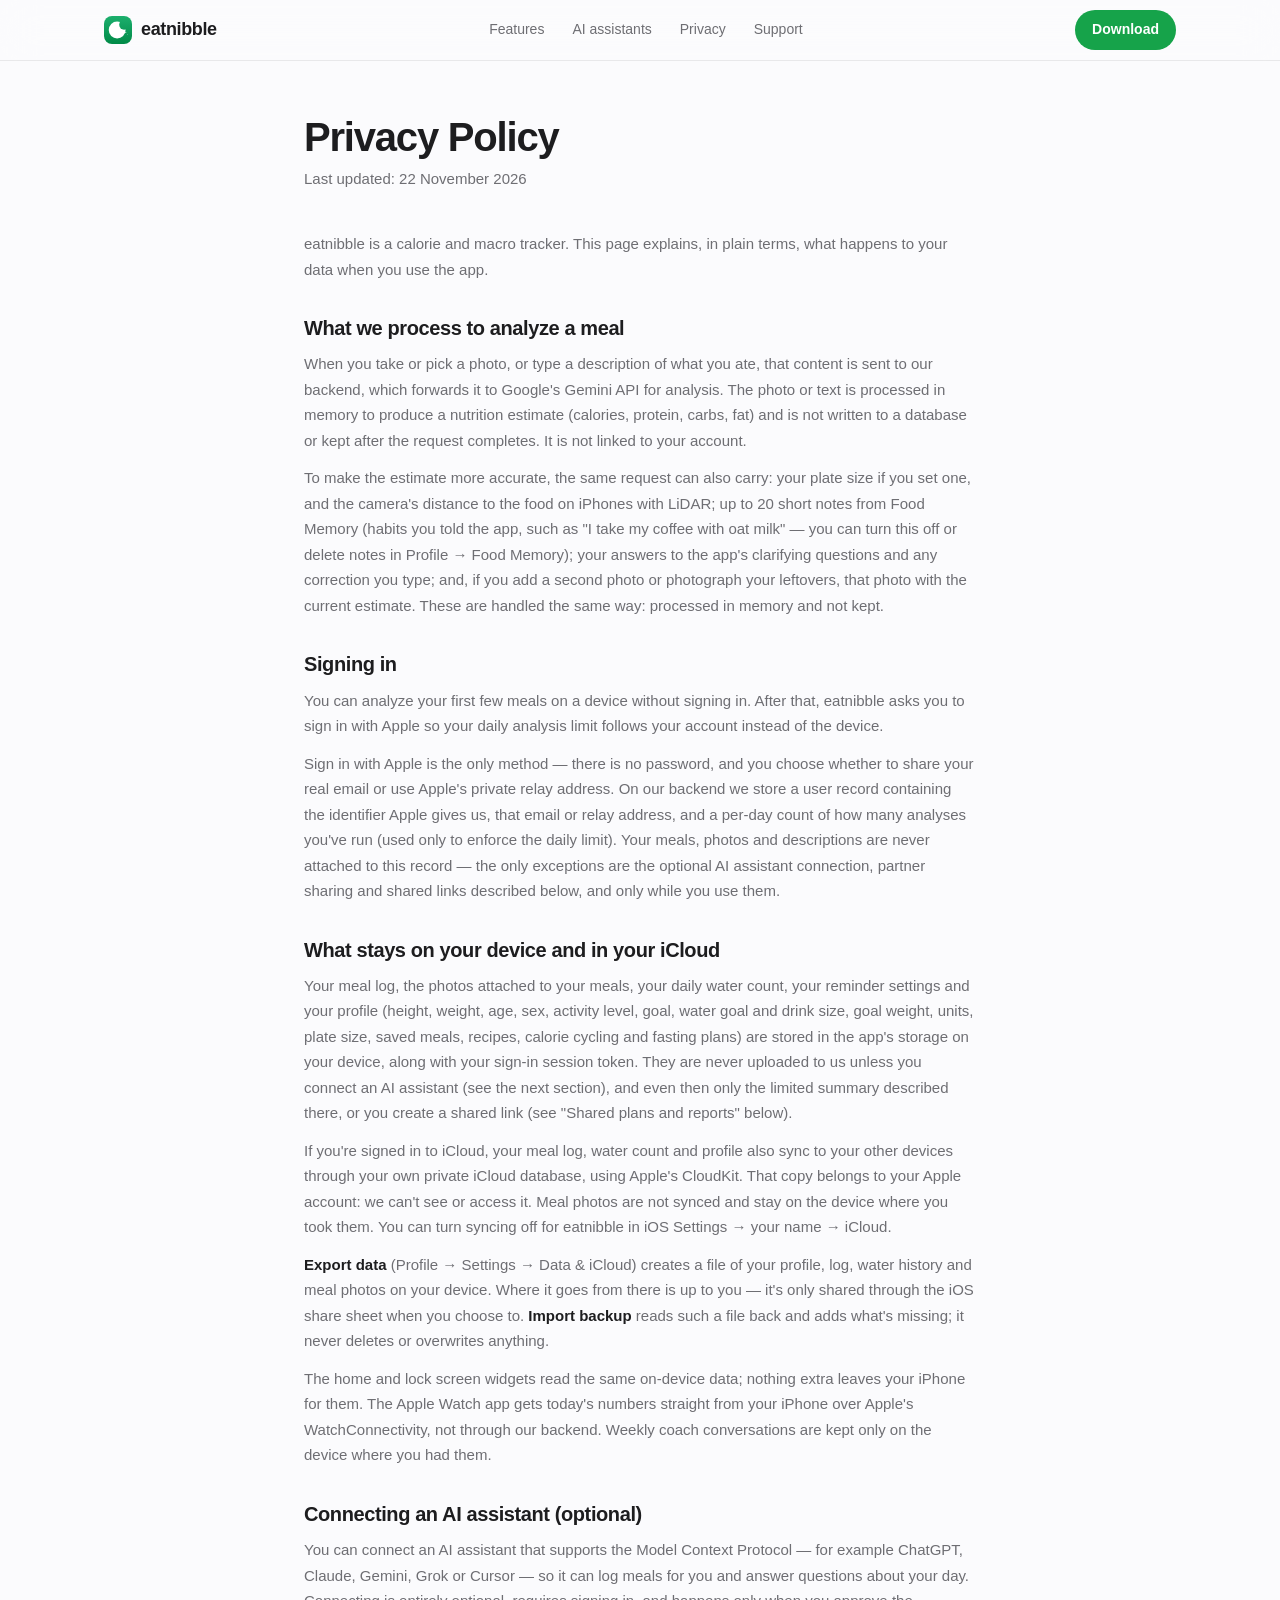
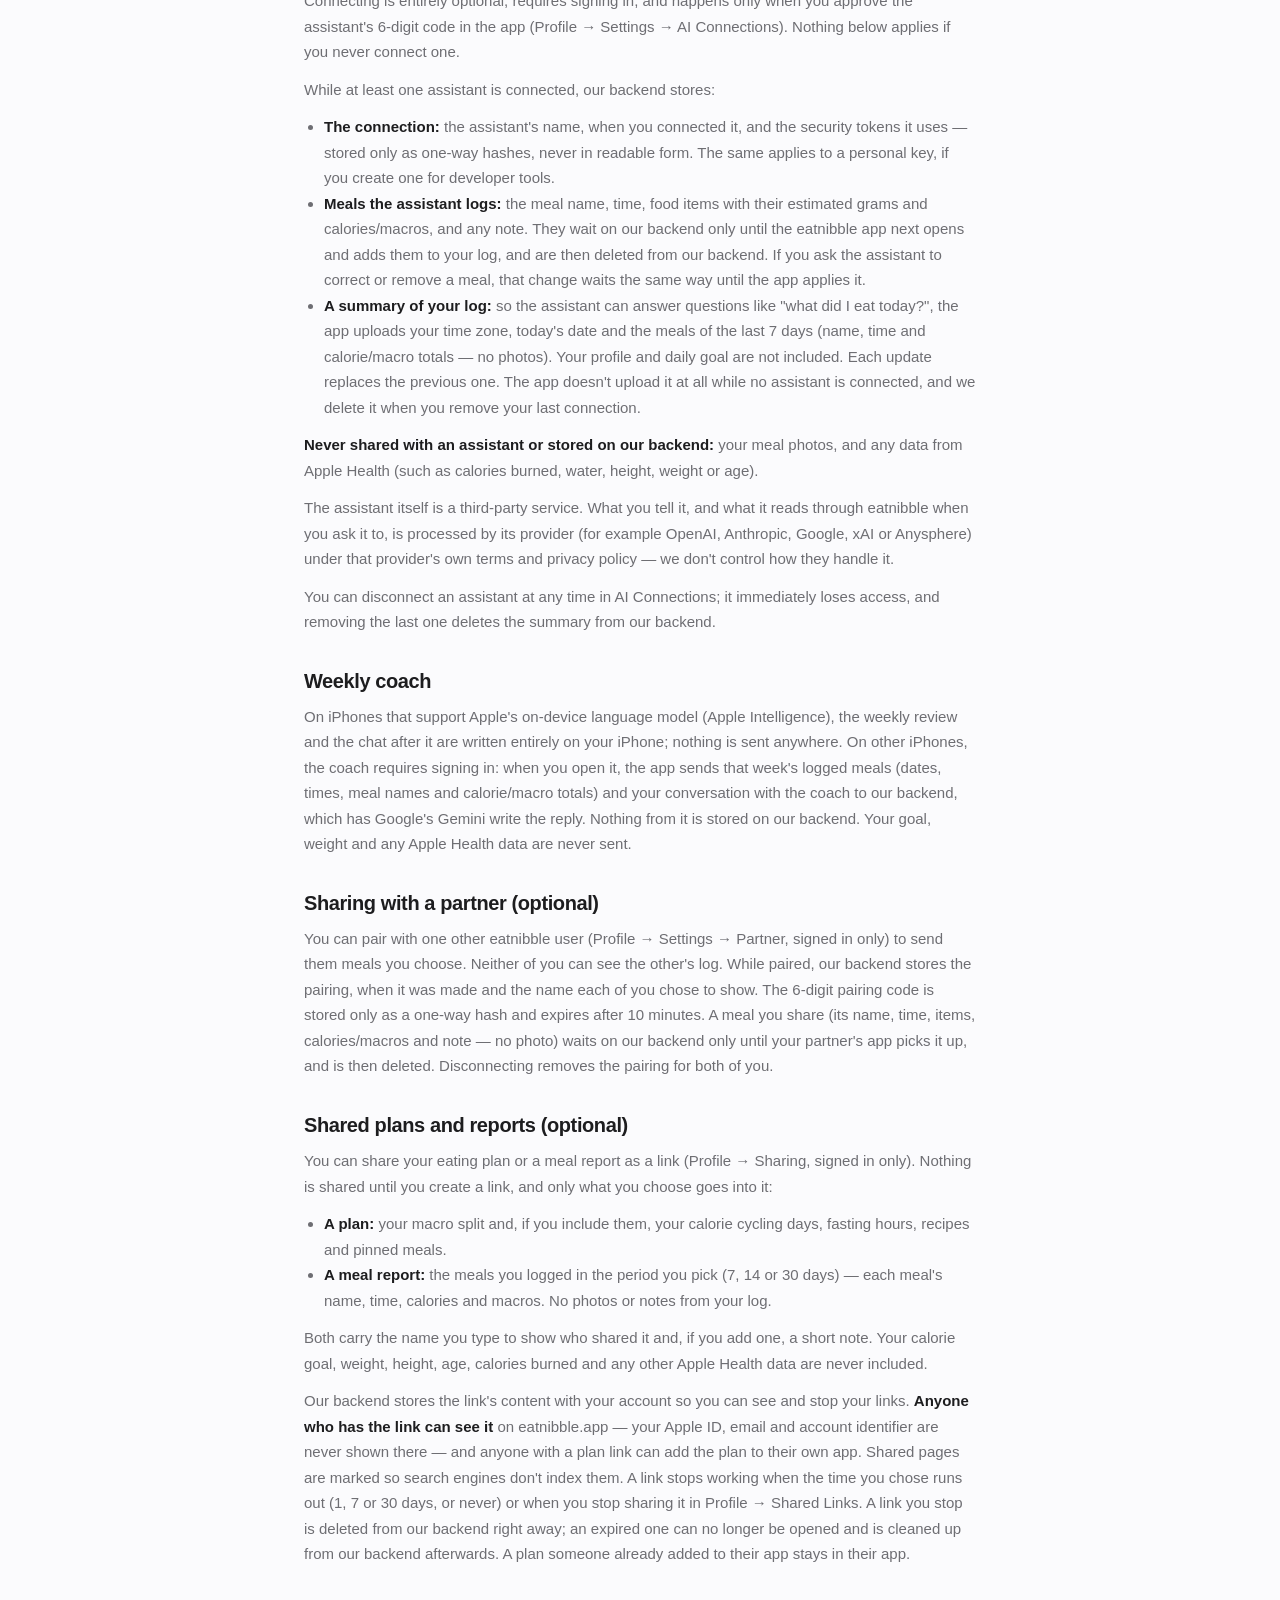
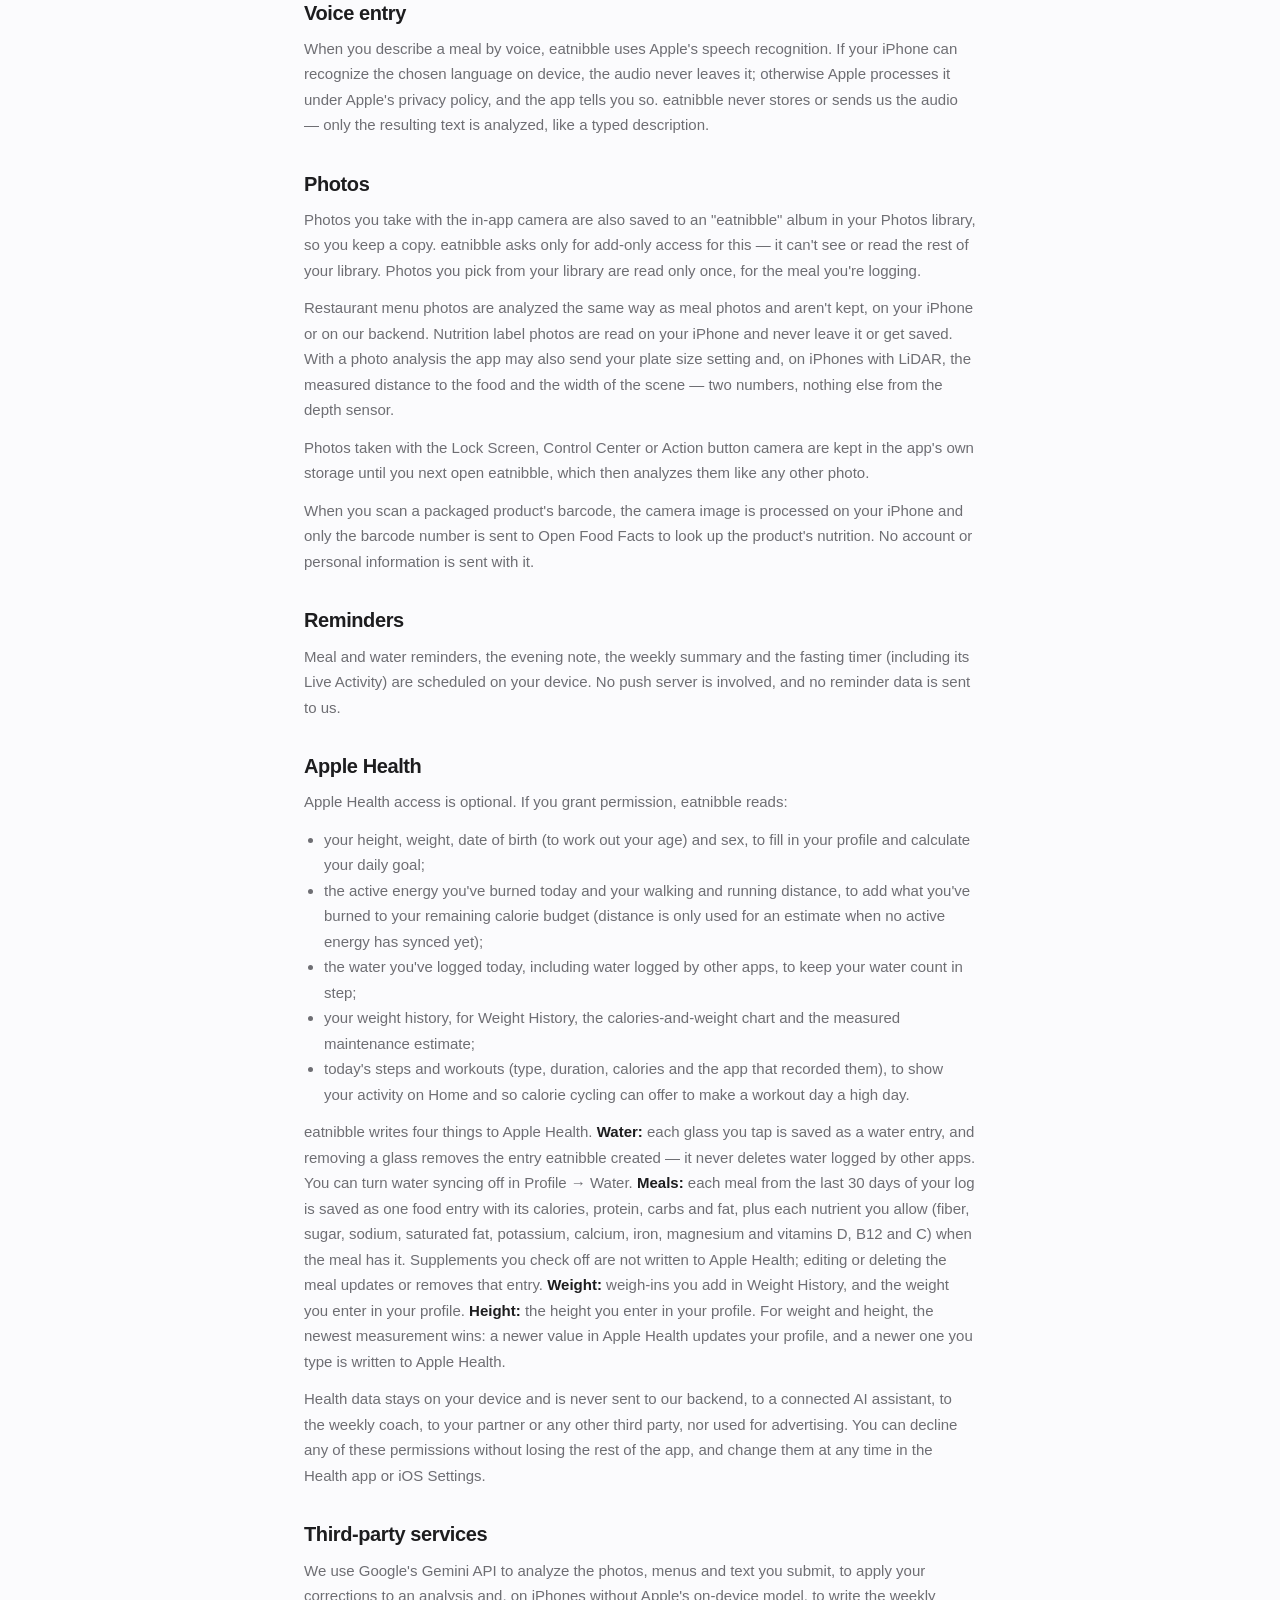
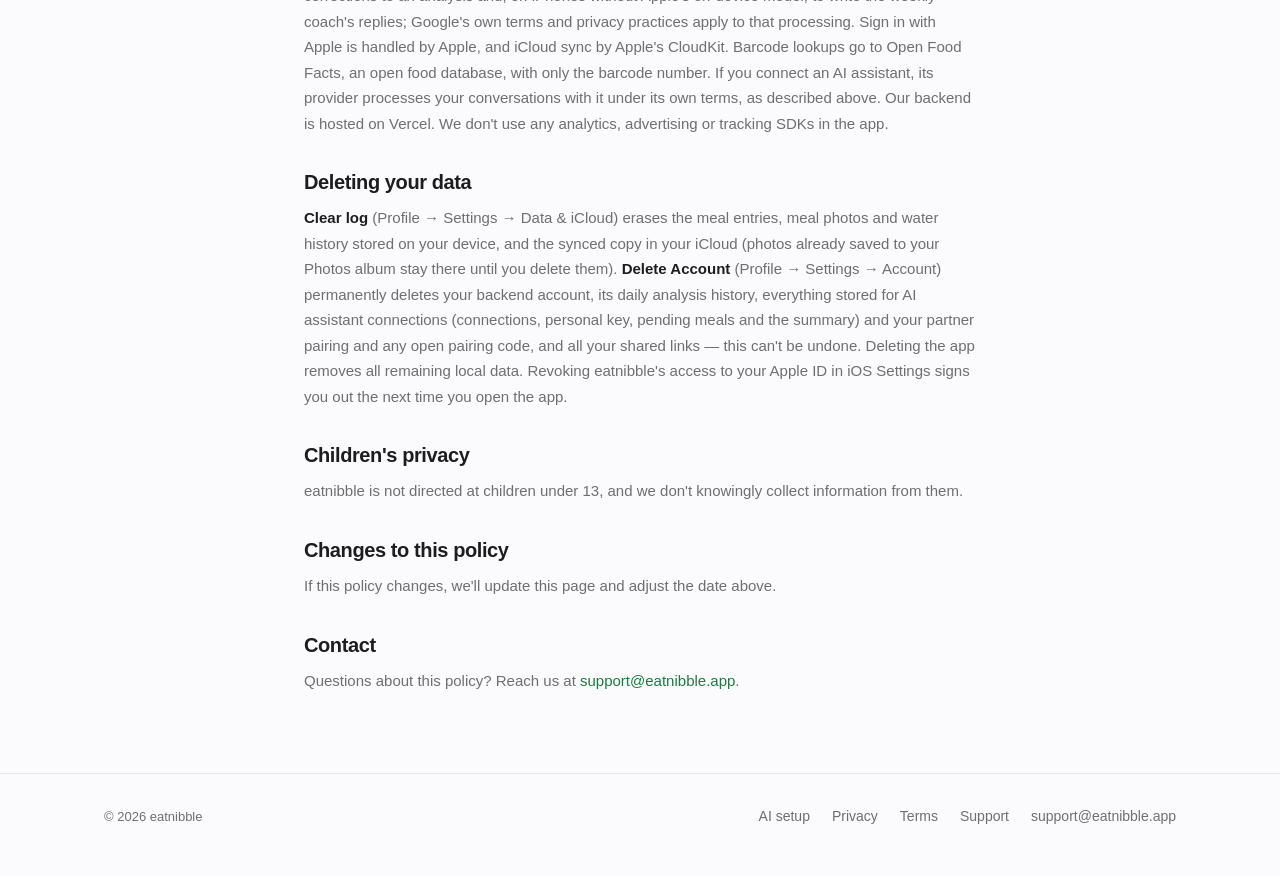
<file: privacy.html>
<!doctype html>
<html lang="en">
<head>
  <meta charset="utf-8" />
  <meta name="viewport" content="width=device-width, initial-scale=1" />
  <title>Privacy Policy — eatnibble</title>
  <meta name="description" content="How eatnibble handles your meal photos, descriptions, log data, sign-in, Apple Health access and AI assistant connections." />
  <link rel="canonical" href="https://eatnibble.app/privacy.html" />
  <meta property="og:type" content="website" />
  <meta property="og:site_name" content="eatnibble" />
  <meta property="og:url" content="https://eatnibble.app/privacy.html" />
  <meta property="og:title" content="Privacy Policy — eatnibble" />
  <meta property="og:description" content="How eatnibble handles your meal photos, descriptions, log data, sign-in, Apple Health access and AI assistant connections." />
  <meta name="twitter:card" content="summary" />
  <link rel="icon" href="/favicon.svg" type="image/svg+xml" />
  <link rel="icon" href="/icons/icon-32.png" sizes="32x32" type="image/png" />
  <link rel="apple-touch-icon" href="/icons/apple-touch-icon.png" />
  <link rel="manifest" href="/site.webmanifest" />
  <meta name="theme-color" content="#fbfbfd" media="(prefers-color-scheme: light)" />
  <meta name="theme-color" content="#000000" media="(prefers-color-scheme: dark)" />
  <link rel="stylesheet" href="css/styles.css" />
</head>
<body>
  <nav class="nav">
    <div class="wrap">
      <a class="brand" href="/">
        <span class="brand-mark" aria-hidden="true">
          <svg viewBox="0 0 512 512" width="28" height="28">
            <mask id="navMark"><rect width="512" height="512" fill="#000"/><circle cx="240.5" cy="256" r="153.5" fill="#fff"/><circle cx="366.5" cy="161" r="89" fill="#000"/></mask>
            <g fill="#fff"><rect width="512" height="512" mask="url(#navMark)"/><circle cx="397.8" cy="298.8" r="9.8"/><circle cx="433.3" cy="343.3" r="5.8"/></g>
          </svg>
        </span>
        eatnibble
      </a>
      <div class="nav-links">
        <a href="/#features">Features</a>
        <a href="/#ai">AI assistants</a>
        <a href="privacy.html">Privacy</a>
        <a href="support.html">Support</a>
      </div>
      <a class="btn btn-primary btn-sm"
        href="https://apps.apple.com/us/app/eatnibble-ai-calorie-tracker/id6797879350">Download</a>
    </div>
  </nav>

  <main class="doc">
    <div class="wrap">
      <h1>Privacy Policy</h1>
      <p class="updated">Last updated: 22 November 2026</p>

      <p>
        eatnibble is a calorie and macro tracker. This page explains, in plain terms, what
        happens to your data when you use the app.
      </p>

      <h2>What we process to analyze a meal</h2>
      <p>
        When you take or pick a photo, or type a description of what you ate, that content
        is sent to our backend, which forwards it to Google's Gemini API for analysis. The
        photo or text is processed in memory to produce a nutrition estimate (calories,
        protein, carbs, fat) and is not written to a database or kept after the request
        completes. It is not linked to your account.
      </p>
      <p>
        To make the estimate more accurate, the same request can also carry: your plate size
        if you set one, and the camera's distance to the food on iPhones with LiDAR; up to 20
        short notes from Food Memory (habits you told the app, such as "I take my coffee
        with oat milk" — you can turn this off or delete notes in Profile → Food Memory);
        your answers to the app's clarifying questions and any correction you type; and, if
        you add a second photo or photograph your leftovers, that photo with the current
        estimate. These are handled the same way: processed in memory and not kept.
      </p>

      <h2>Signing in</h2>
      <p>
        You can analyze your first few meals on a device without signing in. After that,
        eatnibble asks you to sign in with Apple so your daily analysis limit follows your
        account instead of the device.
      </p>
      <p>
        Sign in with Apple is the only method — there is no password, and you choose
        whether to share your real email or use Apple's private relay address. On our
        backend we store a user record containing the identifier Apple gives us, that email
        or relay address, and a per-day count of how many analyses you've run (used only to
        enforce the daily limit). Your meals, photos and descriptions are never attached to
        this record — the only exceptions are the optional AI assistant connection, partner
        sharing and shared links described below, and only while you use them.
      </p>

      <h2>What stays on your device and in your iCloud</h2>
      <p>
        Your meal log, the photos attached to your meals, your daily water count, your
        reminder settings and your profile (height, weight, age, sex, activity level, goal,
        water goal and drink size, goal weight, units, plate size, saved meals, recipes, calorie cycling and
        fasting plans) are stored in the app's storage on your device, along with your sign-in
        session token. They are never uploaded to us unless you connect an AI assistant (see
        the next section), and even then only the limited summary described there, or you
        create a shared link (see "Shared plans and reports" below).
      </p>
      <p>
        If you're signed in to iCloud, your meal log, water count and profile also sync to
        your other devices through your own private iCloud database, using Apple's CloudKit.
        That copy belongs to your Apple account: we can't see or access it. Meal photos are
        not synced and stay on the device where you took them. You can turn syncing off for
        eatnibble in iOS Settings → your name → iCloud.
      </p>
      <p>
        <strong>Export data</strong> (Profile → Settings → Data &amp; iCloud) creates a file of your profile,
        log, water history and meal photos on your device. Where it goes from there is up to
        you — it's only shared through the iOS share sheet when you choose to.
        <strong>Import backup</strong> reads such a file back and adds what's missing; it
        never deletes or overwrites anything.
      </p>
      <p>
        The home and lock screen widgets read the same on-device data; nothing extra leaves
        your iPhone for them. The Apple Watch app gets today's numbers straight from your
        iPhone over Apple's WatchConnectivity, not through our backend. Weekly coach
        conversations are kept only on the device where you had them.
      </p>

      <h2>Connecting an AI assistant (optional)</h2>
      <p>
        You can connect an AI assistant that supports the Model Context Protocol — for
        example ChatGPT, Claude, Gemini, Grok or Cursor — so it can log meals for you and
        answer questions about your day. Connecting is entirely optional, requires signing
        in, and happens only when you approve the assistant's 6-digit code in the app
        (Profile → Settings → AI Connections). Nothing below applies if you never connect one.
      </p>
      <p>While at least one assistant is connected, our backend stores:</p>
      <ul>
        <li><strong>The connection:</strong> the assistant's name, when you connected it, and
          the security tokens it uses — stored only as one-way hashes, never in readable form.
          The same applies to a personal key, if you create one for developer tools.</li>
        <li><strong>Meals the assistant logs:</strong> the meal name, time, food items with
          their estimated grams and calories/macros, and any note. They wait on our backend
          only until the eatnibble app next opens and adds them to your log, and are then
          deleted from our backend. If you ask the assistant to correct or remove a meal, that
          change waits the same way until the app applies it.</li>
        <li><strong>A summary of your log:</strong> so the assistant can answer questions
          like "what did I eat today?", the app uploads your time zone, today's date and the
          meals of the last 7 days (name, time and calorie/macro totals — no photos). Your
          profile and daily goal are not included. Each update replaces the previous
          one. The app doesn't upload it at all while no assistant is connected, and we delete
          it when you remove your last connection.</li>
      </ul>
      <p>
        <strong>Never shared with an assistant or stored on our backend:</strong> your meal
        photos, and any data from Apple Health (such as calories burned, water, height, weight
        or age).
      </p>
      <p>
        The assistant itself is a third-party service. What you tell it, and what it reads
        through eatnibble when you ask it to, is processed by its provider (for example
        OpenAI, Anthropic, Google, xAI or Anysphere) under that provider's own terms and
        privacy policy — we don't control how they handle it.
      </p>
      <p>
        You can disconnect an assistant at any time in AI Connections; it immediately loses
        access, and removing the last one deletes the summary from our backend.
      </p>

      <h2>Weekly coach</h2>
      <p>
        On iPhones that support Apple's on-device language model (Apple Intelligence), the
        weekly review and the chat after it are written entirely on your iPhone; nothing is
        sent anywhere. On other iPhones, the coach requires signing in: when you open it, the
        app sends that week's logged meals (dates, times, meal names and calorie/macro totals)
        and your conversation with the coach to our backend, which has Google's Gemini write
        the reply. Nothing from it is stored on our backend. Your goal, weight and any Apple
        Health data are never sent.
      </p>

      <h2>Sharing with a partner (optional)</h2>
      <p>
        You can pair with one other eatnibble user (Profile → Settings → Partner, signed in
        only) to send them meals you choose. Neither of you can see the other's log. While
        paired, our backend stores the pairing, when it was made and the name each of you
        chose to show. The 6-digit pairing code is stored only as a one-way hash and expires
        after 10 minutes. A meal you share (its name, time, items, calories/macros and note —
        no photo) waits on our backend only until your partner's app picks it up, and is then
        deleted. Disconnecting removes the pairing for both of you.
      </p>

      <h2>Shared plans and reports (optional)</h2>
      <p>
        You can share your eating plan or a meal report as a link (Profile → Sharing, signed
        in only). Nothing is shared until you create a link, and only what you choose goes
        into it:
      </p>
      <ul>
        <li>
          <strong>A plan:</strong> your macro split and, if you include them, your calorie
          cycling days, fasting hours, recipes and pinned meals.
        </li>
        <li>
          <strong>A meal report:</strong> the meals you logged in the period you pick (7, 14
          or 30 days) — each meal's name, time, calories and macros. No photos or notes from
          your log.
        </li>
      </ul>
      <p>
        Both carry the name you type to show who shared it and, if you add one, a short note.
        Your calorie goal, weight, height, age, calories burned and any other Apple Health
        data are never included.
      </p>
      <p>
        Our backend stores the link's content with your account so you can see and stop your
        links. <strong>Anyone who has the link can see it</strong> on eatnibble.app — your
        Apple ID, email and account identifier are never shown there — and anyone with a plan
        link can add the plan to their own app. Shared pages are marked so search engines
        don't index them. A link stops working when the time you chose runs out (1, 7 or 30
        days, or never) or when you stop sharing it in Profile → Shared Links. A link you stop
        is deleted from our backend right away; an expired one can no longer be opened and is
        cleaned up from our backend afterwards. A plan someone already added to their app
        stays in their app.
      </p>

      <h2>Voice entry</h2>
      <p>
        When you describe a meal by voice, eatnibble uses Apple's speech recognition. If your
        iPhone can recognize the chosen language on device, the audio never leaves it;
        otherwise Apple processes it under Apple's privacy policy, and the app tells you so.
        eatnibble never stores or sends us the audio — only the resulting text is analyzed,
        like a typed description.
      </p>

      <h2>Photos</h2>
      <p>
        Photos you take with the in-app camera are also saved to an "eatnibble" album in
        your Photos library, so you keep a copy. eatnibble asks only for add-only access for
        this — it can't see or read the rest of your library. Photos you pick from your
        library are read only once, for the meal you're logging.
      </p>
      <p>
        Restaurant menu photos are analyzed the same way as meal photos and aren't kept,
        on your iPhone or on our backend. Nutrition label photos are read on your iPhone
        and never leave it or get saved. With a photo analysis the app may also send your
        plate size setting and, on iPhones with LiDAR, the measured distance to the food and
        the width of the scene — two numbers, nothing else from the depth sensor.
      </p>
      <p>
        Photos taken with the Lock Screen, Control Center or Action button camera are kept
        in the app's own storage until you next open eatnibble, which then analyzes them like
        any other photo.
      </p>
      <p>
        When you scan a packaged product's barcode, the camera image is processed on your
        iPhone and only the barcode number is sent to Open Food Facts to look up the
        product's nutrition. No account or personal information is sent with it.
      </p>

      <h2>Reminders</h2>
      <p>
        Meal and water reminders, the evening note, the weekly summary and the fasting timer
        (including its Live Activity) are scheduled on your device. No push server is
        involved, and no reminder data is sent to us.
      </p>

      <h2>Apple Health</h2>
      <p>
        Apple Health access is optional. If you grant permission, eatnibble reads:
      </p>
      <ul>
        <li>your height, weight, date of birth (to work out your age) and sex, to fill in your
          profile and calculate your daily goal;</li>
        <li>the active energy you've burned today and your walking and running distance, to add
          what you've burned to your remaining calorie budget (distance is only used for an
          estimate when no active energy has synced yet);</li>
        <li>the water you've logged today, including water logged by other apps, to keep your
          water count in step;</li>
        <li>your weight history, for Weight History, the calories-and-weight chart and the
          measured maintenance estimate;</li>
        <li>today's steps and workouts (type, duration, calories and the app that recorded them), to show
          your activity on Home and so calorie cycling can offer to make a workout day a high day.</li>
      </ul>
      <p>
        eatnibble writes four things to Apple Health. <strong>Water:</strong> each glass you
        tap is saved as a water entry, and removing a glass removes the entry eatnibble
        created — it never deletes water logged by other apps. You can turn water syncing off in Profile → Water. <strong>Meals:</strong> each
        meal from the last 30 days of your log is saved as one food entry with its calories,
        protein, carbs and fat, plus each nutrient you allow (fiber, sugar, sodium, saturated fat,
        potassium, calcium, iron, magnesium and vitamins D, B12 and C) when the meal has it. Supplements
        you check off are not written to Apple Health; editing or
        deleting the meal updates or removes that entry. <strong>Weight:</strong> weigh-ins
        you add in Weight History, and the weight you enter in your profile.
        <strong>Height:</strong> the height you enter in your profile. For weight and height,
        the newest measurement wins: a newer value in Apple Health updates your profile, and a
        newer one you type is written to Apple Health.
      </p>
      <p>
        Health data stays on your device and is never sent to our backend, to a connected AI
        assistant, to the weekly coach, to your partner or any other third party, nor used for advertising. You can decline any of these permissions without losing the
        rest of the app, and change them at any time in the Health app or iOS Settings.
      </p>

      <h2>Third-party services</h2>
      <p>
        We use Google's Gemini API to analyze the photos, menus and text you submit, to apply
        your corrections to an analysis and, on iPhones without Apple's on-device model, to
        write the weekly coach's replies; Google's own
        terms and privacy practices apply to that processing. Sign in with Apple is handled
        by Apple, and iCloud sync by Apple's CloudKit. Barcode lookups go to
        <a href="https://world.openfoodfacts.org/privacy">Open Food Facts</a>, an open
        food database, with only the barcode number. If you connect an AI assistant, its provider processes your conversations
        with it under its own terms, as described above. Our backend is hosted on Vercel. We don't use any analytics, advertising
        or tracking SDKs in the app.
      </p>

      <h2>Deleting your data</h2>
      <p>
        <strong>Clear log</strong> (Profile → Settings → Data &amp; iCloud) erases the meal entries, meal photos
        and water history stored on your device, and the synced copy in your iCloud (photos already saved to your Photos album
        stay there until you delete them). <strong>Delete Account</strong> (Profile → Settings → Account) permanently
        deletes your backend account, its daily analysis history, everything stored for AI
        assistant connections (connections, personal key, pending meals and the summary) and
        your partner pairing and any open pairing code, and all your shared links —
        this can't be undone.
        Deleting the app removes all remaining local data. Revoking eatnibble's access to
        your Apple ID in iOS Settings signs you out the next time you open the app.
      </p>

      <h2>Children's privacy</h2>
      <p>
        eatnibble is not directed at children under 13, and we don't knowingly collect
        information from them.
      </p>

      <h2>Changes to this policy</h2>
      <p>
        If this policy changes, we'll update this page and adjust the date above.
      </p>

      <h2>Contact</h2>
      <p>
        Questions about this policy? Reach us at
        <a class="inline" href="mailto:support@eatnibble.app">support@eatnibble.app</a>.
      </p>
    </div>
  </main>

  <footer>
    <div class="wrap">
      <div class="footer-copy">© 2026 eatnibble</div>
      <div class="footer-links">
        <a href="ai.html">AI setup</a>
        <a href="privacy.html">Privacy</a>
        <a href="terms.html">Terms</a>
        <a href="support.html">Support</a>
        <a href="mailto:support@eatnibble.app">support@eatnibble.app</a>
      </div>
    </div>
  </footer>
</body>
</html>
</file>
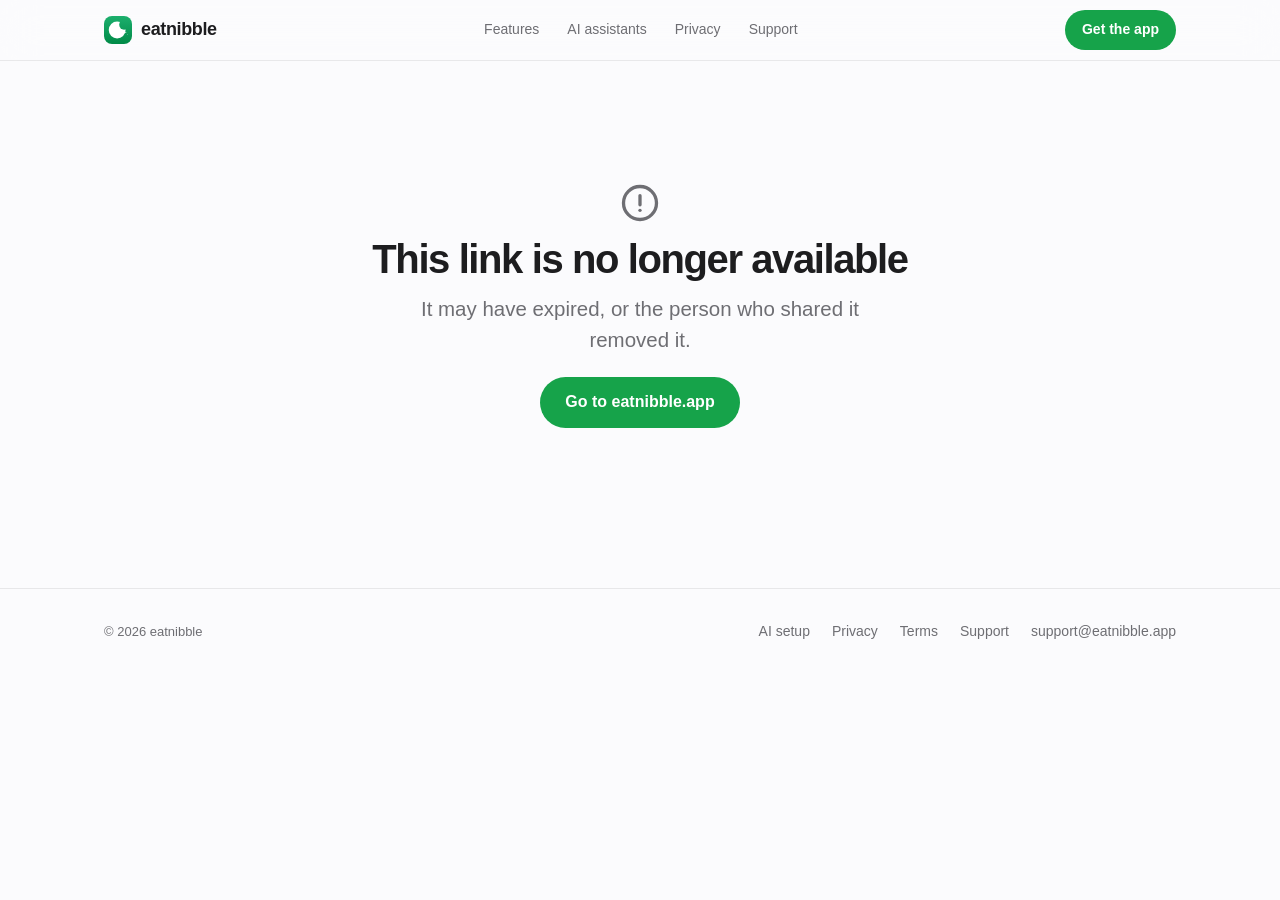
<file: share.html>
<!doctype html>
<html lang="en">
<head>
  <meta charset="utf-8" />
  <meta name="viewport" content="width=device-width, initial-scale=1" />
  <title>Shared on eatnibble</title>
  <meta name="description" content="An eating plan or meal report shared from the eatnibble app." />
  <meta name="robots" content="noindex" />
  <meta property="og:type" content="website" />
  <meta property="og:site_name" content="eatnibble" />
  <meta property="og:title" content="Shared on eatnibble" />
  <meta property="og:description" content="Macros, recipes and meals shared from eatnibble. Open it to see the plan or add it to your own app." />
  <meta property="og:image" content="https://eatnibble.app/icons/icon-512.png" />
  <meta name="twitter:card" content="summary" />
  <link rel="icon" href="/favicon.svg" type="image/svg+xml" />
  <link rel="icon" href="/icons/icon-32.png" sizes="32x32" type="image/png" />
  <link rel="shortcut icon" href="/icons/favicon.ico" />
  <link rel="apple-touch-icon" href="/icons/apple-touch-icon.png" />
  <link rel="manifest" href="/site.webmanifest" />
  <meta name="theme-color" content="#fbfbfd" media="(prefers-color-scheme: light)" />
  <meta name="theme-color" content="#000000" media="(prefers-color-scheme: dark)" />
  <script>
    // The Smart App Banner's "Open" hands this page's link to the app, which imports the plan.
    (function () {
      var meta = document.createElement("meta");
      meta.name = "apple-itunes-app";
      meta.content = "app-id=6797879350, app-argument=" + location.href.split("#")[0];
      document.head.appendChild(meta);
      document.documentElement.classList.add("js");
    })();
  </script>
  <link rel="stylesheet" href="/css/styles.css" />
</head>

<body class="share-page">
  <a class="skip-link" href="#main">Skip to content</a>

  <nav class="nav" aria-label="Main">
    <div class="wrap">
      <a class="brand" href="/">
        <span class="brand-mark" aria-hidden="true">
          <svg viewBox="0 0 512 512" width="28" height="28">
            <mask id="navMark">
              <rect width="512" height="512" fill="#000" />
              <circle cx="240.5" cy="256" r="153.5" fill="#fff" />
              <circle cx="366.5" cy="161" r="89" fill="#000" />
            </mask>
            <g fill="#fff">
              <rect width="512" height="512" mask="url(#navMark)" />
              <circle cx="397.8" cy="298.8" r="9.8" />
              <circle cx="433.3" cy="343.3" r="5.8" />
            </g>
          </svg>
        </span>
        eatnibble
      </a>
      <div class="nav-links">
        <a href="/#features">Features</a>
        <a href="/#ai">AI assistants</a>
        <a href="/privacy.html">Privacy</a>
        <a href="/support.html">Support</a>
      </div>
      <a class="btn btn-primary btn-sm" href="https://apps.apple.com/us/app/eatnibble-ai-calorie-tracker/id6797879350">Get the app</a>
    </div>
  </nav>

  <main id="main" class="share" aria-live="polite" aria-busy="true">
    <div class="wrap">
      <!-- Filled by /js/share.js. Without JavaScript the explanation below stays. -->
      <div id="share-root">
        <div class="share-state" id="share-loading">
          <div class="share-skeleton share-skeleton-eyebrow"></div>
          <div class="share-skeleton share-skeleton-title"></div>
          <div class="share-skeleton share-skeleton-line"></div>
          <div class="share-grid">
            <div class="share-card share-skeleton-card"></div>
            <div class="share-card share-skeleton-card"></div>
          </div>
          <noscript>
            <p class="lead">This shared page needs JavaScript to load. Open it in the eatnibble app on your iPhone instead.</p>
          </noscript>
        </div>
      </div>
    </div>
  </main>

  <footer>
    <div class="wrap">
      <div class="footer-copy">© 2026 eatnibble</div>
      <div class="footer-links">
        <a href="/ai.html">AI setup</a>
        <a href="/privacy.html">Privacy</a>
        <a href="/terms.html">Terms</a>
        <a href="/support.html">Support</a>
        <a href="mailto:support@eatnibble.app">support@eatnibble.app</a>
      </div>
    </div>
  </footer>

  <script src="/js/share.js" defer></script>
</body>
</html>
</file>
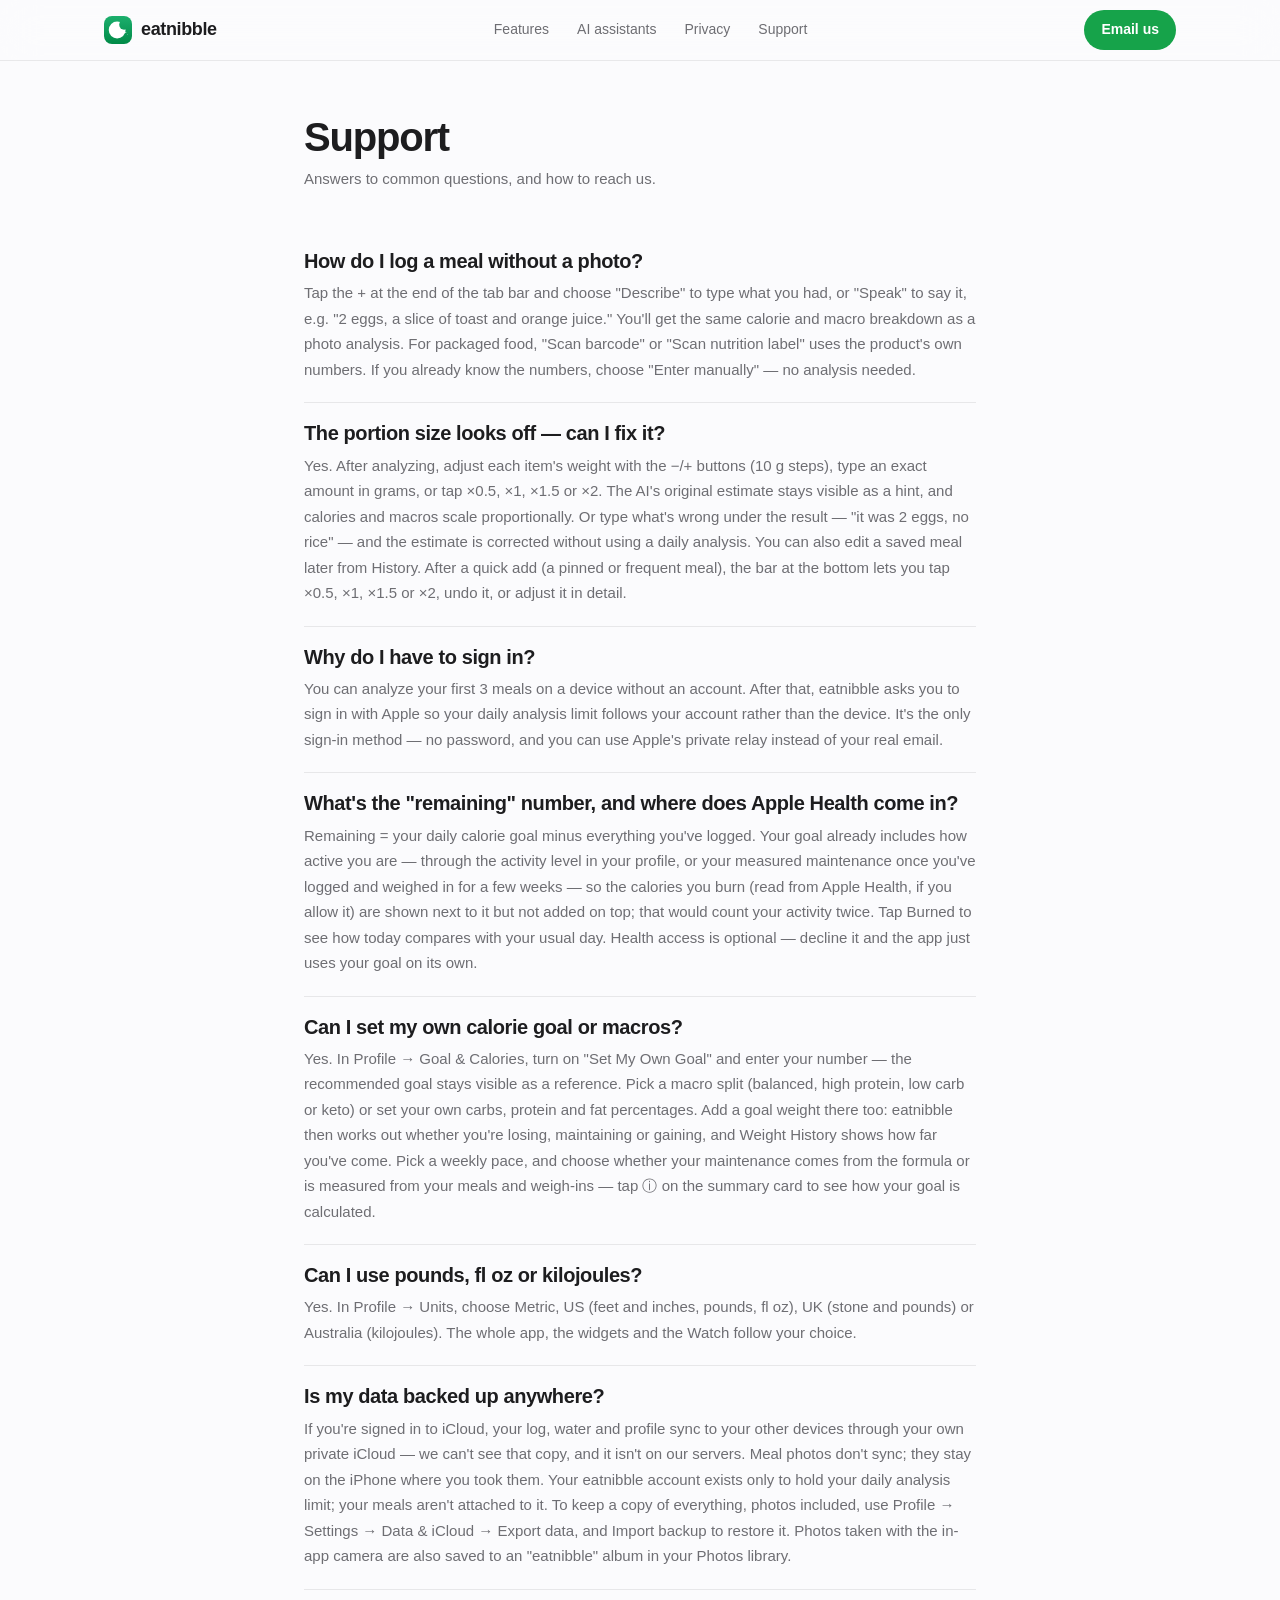
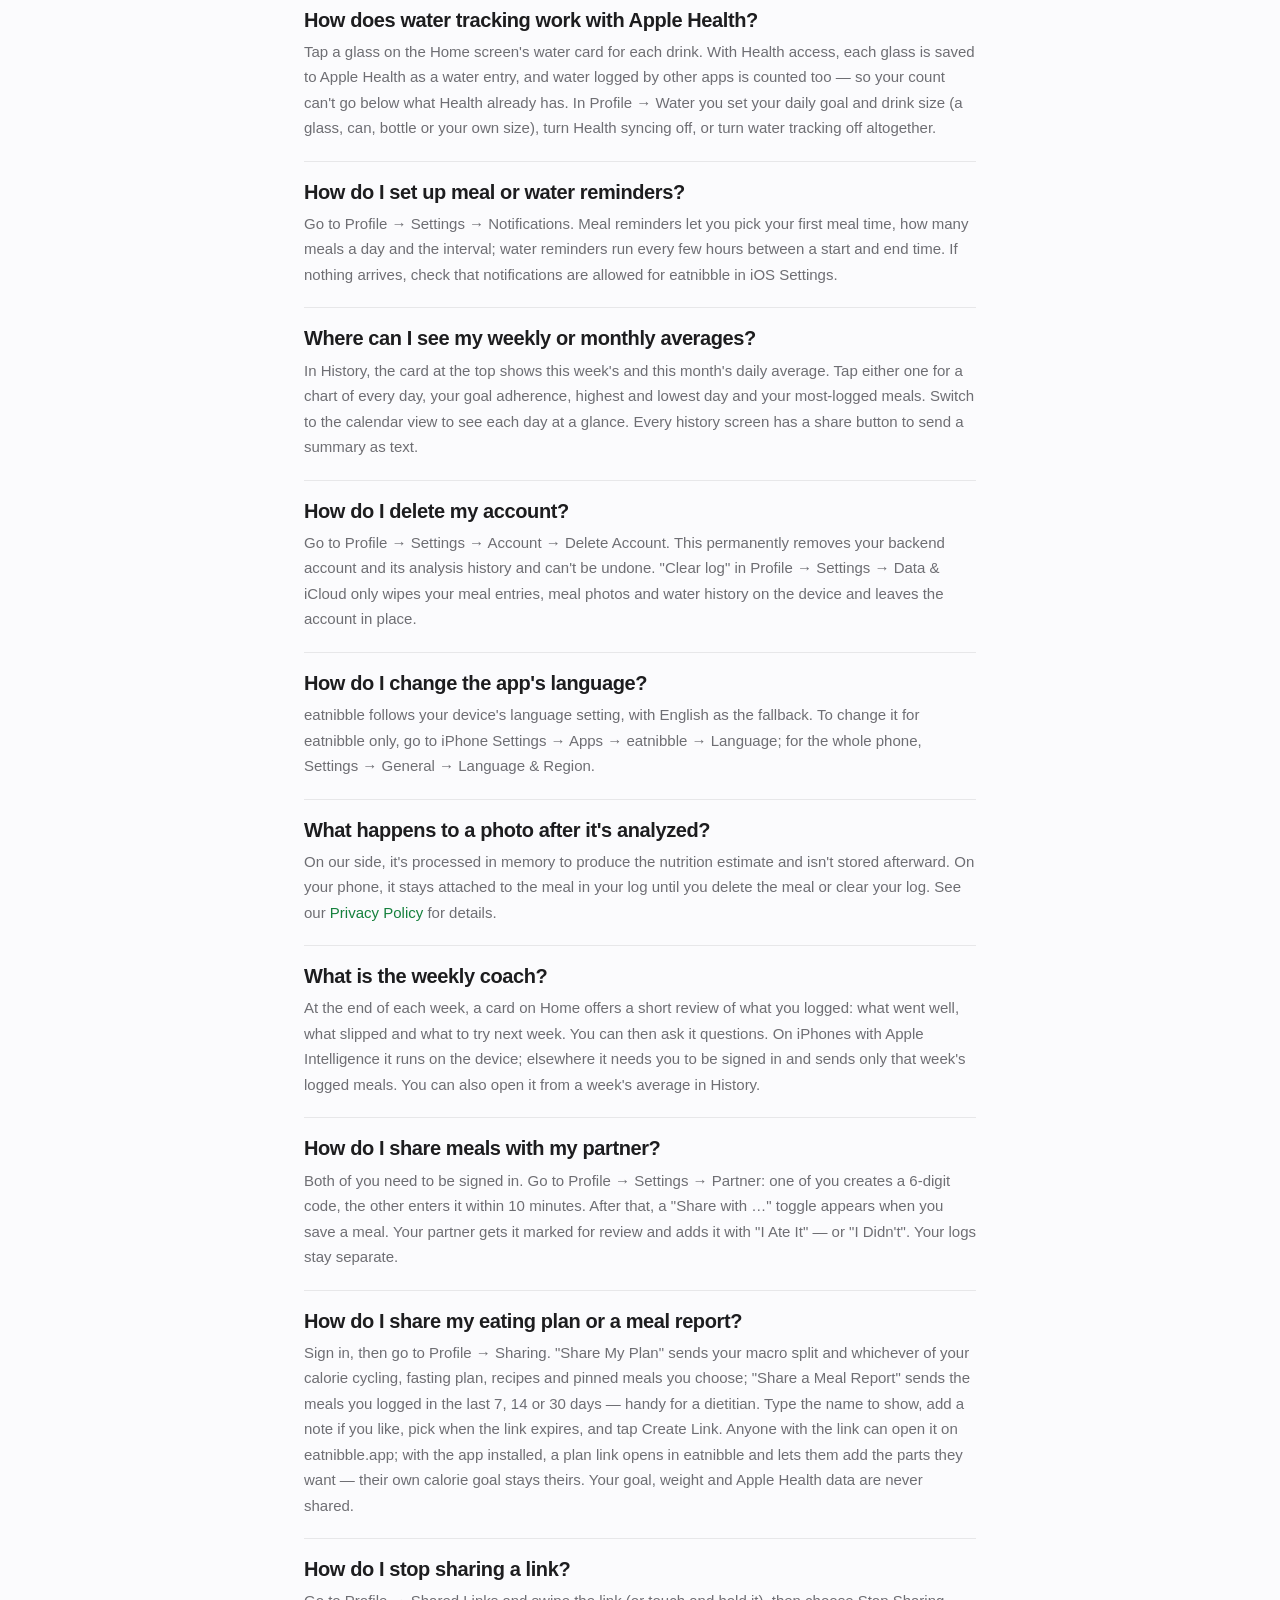
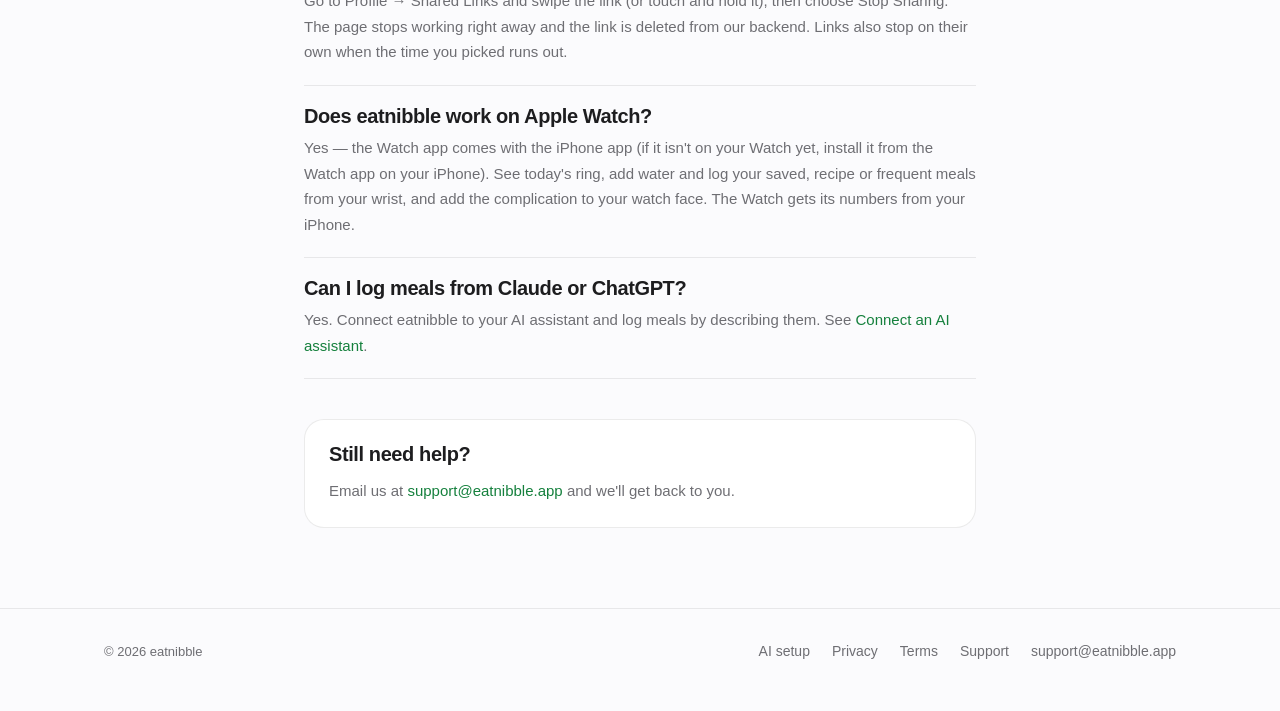
<file: support.html>
<!doctype html>
<html lang="en">
<head>
  <meta charset="utf-8" />
  <meta name="viewport" content="width=device-width, initial-scale=1" />
  <title>Support — eatnibble</title>
  <meta name="description" content="Frequently asked questions and contact information for eatnibble." />
  <link rel="canonical" href="https://eatnibble.app/support.html" />
  <meta property="og:type" content="website" />
  <meta property="og:site_name" content="eatnibble" />
  <meta property="og:url" content="https://eatnibble.app/support.html" />
  <meta property="og:title" content="Support — eatnibble" />
  <meta property="og:description" content="Frequently asked questions and contact information for eatnibble." />
  <meta name="twitter:card" content="summary" />
  <link rel="icon" href="/favicon.svg" type="image/svg+xml" />
  <link rel="icon" href="/icons/icon-32.png" sizes="32x32" type="image/png" />
  <link rel="apple-touch-icon" href="/icons/apple-touch-icon.png" />
  <link rel="manifest" href="/site.webmanifest" />
  <meta name="theme-color" content="#fbfbfd" media="(prefers-color-scheme: light)" />
  <meta name="theme-color" content="#000000" media="(prefers-color-scheme: dark)" />
  <link rel="stylesheet" href="css/styles.css" />
</head>
<body>
  <nav class="nav">
    <div class="wrap">
      <a class="brand" href="/">
        <span class="brand-mark" aria-hidden="true">
          <svg viewBox="0 0 512 512" width="28" height="28">
            <mask id="navMark"><rect width="512" height="512" fill="#000"/><circle cx="240.5" cy="256" r="153.5" fill="#fff"/><circle cx="366.5" cy="161" r="89" fill="#000"/></mask>
            <g fill="#fff"><rect width="512" height="512" mask="url(#navMark)"/><circle cx="397.8" cy="298.8" r="9.8"/><circle cx="433.3" cy="343.3" r="5.8"/></g>
          </svg>
        </span>
        eatnibble
      </a>
      <div class="nav-links">
        <a href="/#features">Features</a>
        <a href="/#ai">AI assistants</a>
        <a href="privacy.html">Privacy</a>
        <a href="support.html">Support</a>
      </div>
      <a class="btn btn-primary btn-sm" href="mailto:support@eatnibble.app">Email us</a>
    </div>
  </nav>

  <main class="doc">
    <div class="wrap">
      <h1>Support</h1>
      <p class="updated">Answers to common questions, and how to reach us.</p>

      <div class="faq-item">
        <h2>How do I log a meal without a photo?</h2>
        <p>
          Tap the + at the end of the tab bar and choose "Describe" to type what you had, or
          "Speak" to say it, e.g. "2 eggs, a slice of toast and orange juice." You'll get the
          same calorie and macro breakdown as a photo analysis. For packaged food, "Scan
          barcode" or "Scan nutrition label" uses the product's own numbers. If you already
          know the numbers, choose "Enter manually" — no analysis needed.
        </p>
      </div>

      <div class="faq-item">
        <h2>The portion size looks off — can I fix it?</h2>
        <p>
          Yes. After analyzing, adjust each item's weight with the −/+ buttons (10 g steps),
          type an exact amount in grams, or tap ×0.5, ×1, ×1.5 or ×2. The AI's original
          estimate stays visible as a hint, and calories and macros scale proportionally.
          Or type what's wrong under the result — "it was 2 eggs, no rice" — and the estimate
          is corrected without using a daily analysis. You can also edit a saved meal later
          from History. After a quick add (a pinned or frequent meal), the bar at the bottom
          lets you tap ×0.5, ×1, ×1.5 or ×2, undo it, or adjust it in detail.
        </p>
      </div>

      <div class="faq-item">
        <h2>Why do I have to sign in?</h2>
        <p>
          You can analyze your first 3 meals on a device without an account. After that,
          eatnibble asks you to sign in with Apple so your daily analysis limit follows
          your account rather than the device. It's the only sign-in method — no password,
          and you can use Apple's private relay instead of your real email.
        </p>
      </div>

      <div class="faq-item">
        <h2>What's the "remaining" number, and where does Apple Health come in?</h2>
        <p>
          Remaining = your daily calorie goal minus everything you've logged. Your goal already
          includes how active you are — through the activity level in your profile, or your
          measured maintenance once you've logged and weighed in for a few weeks — so the
          calories you burn (read from Apple Health, if you allow it) are shown next to it but
          not added on top; that would count your activity twice. Tap Burned to see how today
          compares with your usual day. Health access is optional — decline it and the app
          just uses your goal on its own.
        </p>
      </div>

      <div class="faq-item">
        <h2>Can I set my own calorie goal or macros?</h2>
        <p>
          Yes. In Profile → Goal &amp; Calories, turn on "Set My Own Goal" and enter your
          number — the recommended goal stays visible as a reference. Pick a macro split
          (balanced, high protein, low carb or keto) or set your own carbs, protein and fat
          percentages. Add a goal weight there too: eatnibble then works out whether you're
          losing, maintaining or gaining, and Weight History shows how far you've come. Pick
          a weekly pace, and choose whether your maintenance comes from the formula or is
          measured from your meals and weigh-ins — tap ⓘ on the summary card to see how your
          goal is calculated.
        </p>
      </div>

      <div class="faq-item">
        <h2>Can I use pounds, fl oz or kilojoules?</h2>
        <p>
          Yes. In Profile → Units, choose Metric, US (feet and inches, pounds, fl oz), UK
          (stone and pounds) or Australia (kilojoules). The whole app, the widgets and the
          Watch follow your choice.
        </p>
      </div>

      <div class="faq-item">
        <h2>Is my data backed up anywhere?</h2>
        <p>
          If you're signed in to iCloud, your log, water and profile sync to your other
          devices through your own private iCloud — we can't see that copy, and it isn't
          on our servers. Meal photos don't sync; they stay on the iPhone where you took them.
          Your eatnibble account exists only to hold your daily analysis limit; your meals
          aren't attached to it. To keep a copy of everything, photos included, use Profile →
          Settings → Data &amp; iCloud → Export data, and Import backup to restore it. Photos taken with the
          in-app camera are also saved to an "eatnibble" album in your Photos library.
        </p>
      </div>

      <div class="faq-item">
        <h2>How does water tracking work with Apple Health?</h2>
        <p>
          Tap a glass on the Home screen's water card for each drink. With Health access,
          each glass is saved to Apple Health as a water entry, and water logged by other apps
          is counted too — so your count can't go below what Health already has. In
          Profile → Water you set your daily goal and drink size (a glass, can, bottle or your
          own size), turn Health syncing off, or turn water tracking off altogether.
        </p>
      </div>
      <div class="faq-item">
        <h2>How do I set up meal or water reminders?</h2>
        <p>
          Go to Profile → Settings → Notifications. Meal reminders let you pick your first
          meal time, how many meals a day and the interval; water reminders run every few
          hours between a start and end time. If nothing arrives, check that notifications
          are allowed for eatnibble in iOS Settings.
        </p>
      </div>
      <div class="faq-item">
        <h2>Where can I see my weekly or monthly averages?</h2>
        <p>
          In History, the card at the top shows this week's and this month's daily average.
          Tap either one for a chart of every day, your goal adherence, highest and lowest
          day and your most-logged meals. Switch to the calendar view to see each day at a
          glance. Every history screen has a share button to send a summary as text.
        </p>
      </div>
      <div class="faq-item">
        <h2>How do I delete my account?</h2>
        <p>
          Go to Profile → Settings → Account → Delete Account. This permanently removes your backend
          account and its analysis history and can't be undone. "Clear log" in Profile →
          Settings → Data &amp; iCloud only wipes your meal entries, meal photos and water history on the device and
          leaves the account in place.
        </p>
      </div>

      <div class="faq-item">
        <h2>How do I change the app's language?</h2>
        <p>
          eatnibble follows your device's language setting, with English as the fallback.
          To change it for eatnibble only, go to iPhone
          Settings → Apps → eatnibble → Language; for the whole phone, Settings → General →
          Language &amp; Region.
        </p>
      </div>

      <div class="faq-item">
        <h2>What happens to a photo after it's analyzed?</h2>
        <p>
          On our side, it's processed in memory to produce the nutrition estimate and isn't
          stored afterward. On your phone, it stays attached to the meal in your log until you
          delete the meal or clear your log. See our
          <a class="inline" href="privacy.html">Privacy Policy</a> for details.
        </p>
      </div>

      <div class="faq-item">
        <h2>What is the weekly coach?</h2>
        <p>
          At the end of each week, a card on Home offers a short review of what you logged:
          what went well, what slipped and what to try next week. You can then ask it
          questions. On iPhones with Apple Intelligence it runs on the device; elsewhere it
          needs you to be signed in and sends only that week's logged meals. You can also open
          it from a week's average in History.
        </p>
      </div>

      <div class="faq-item">
        <h2>How do I share meals with my partner?</h2>
        <p>
          Both of you need to be signed in. Go to Profile → Settings → Partner: one of you
          creates a 6-digit code, the other enters it within 10 minutes. After that, a "Share
          with …" toggle appears when you save a meal. Your partner gets it marked for review
          and adds it with "I Ate It" — or "I Didn't". Your logs stay separate.
        </p>
      </div>

      <div class="faq-item">
        <h2>How do I share my eating plan or a meal report?</h2>
        <p>
          Sign in, then go to Profile → Sharing. "Share My Plan" sends your macro split and
          whichever of your calorie cycling, fasting plan, recipes and pinned meals you choose;
          "Share a Meal Report" sends the meals you logged in the last 7, 14 or 30 days — handy
          for a dietitian. Type the name to show, add a note if you like, pick when the link
          expires, and tap Create Link. Anyone with the link can open it on eatnibble.app; with
          the app installed, a plan link opens in eatnibble and lets them add the parts they
          want — their own calorie goal stays theirs. Your goal, weight and Apple Health data
          are never shared.
        </p>
      </div>

      <div class="faq-item">
        <h2>How do I stop sharing a link?</h2>
        <p>
          Go to Profile → Shared Links and swipe the link (or touch and hold it), then choose
          Stop Sharing. The page stops working right away and the link is deleted from our
          backend. Links also stop on their own when the time you picked runs out.
        </p>
      </div>

      <div class="faq-item">
        <h2>Does eatnibble work on Apple Watch?</h2>
        <p>
          Yes — the Watch app comes with the iPhone app (if it isn't on your Watch yet, install
          it from the Watch app on your iPhone). See today's ring, add water and log your
          saved, recipe or frequent meals from your wrist, and add the complication to your
          watch face. The Watch gets its numbers from your iPhone.
        </p>
      </div>

      <div class="faq-item">
        <h2>Can I log meals from Claude or ChatGPT?</h2>
        <p>
          Yes. Connect eatnibble to your AI assistant and log meals by describing them. See
          <a class="inline" href="ai.html">Connect an AI assistant</a>.
        </p>
      </div>

      <div class="contact-card">
        <h2>Still need help?</h2>
        <p>
          Email us at
          <a class="inline" href="mailto:support@eatnibble.app">support@eatnibble.app</a>
          and we'll get back to you.
        </p>
      </div>
    </div>
  </main>

  <footer>
    <div class="wrap">
      <div class="footer-copy">© 2026 eatnibble</div>
      <div class="footer-links">
        <a href="ai.html">AI setup</a>
        <a href="privacy.html">Privacy</a>
        <a href="terms.html">Terms</a>
        <a href="support.html">Support</a>
        <a href="mailto:support@eatnibble.app">support@eatnibble.app</a>
      </div>
    </div>
  </footer>
</body>
</html>
</file>
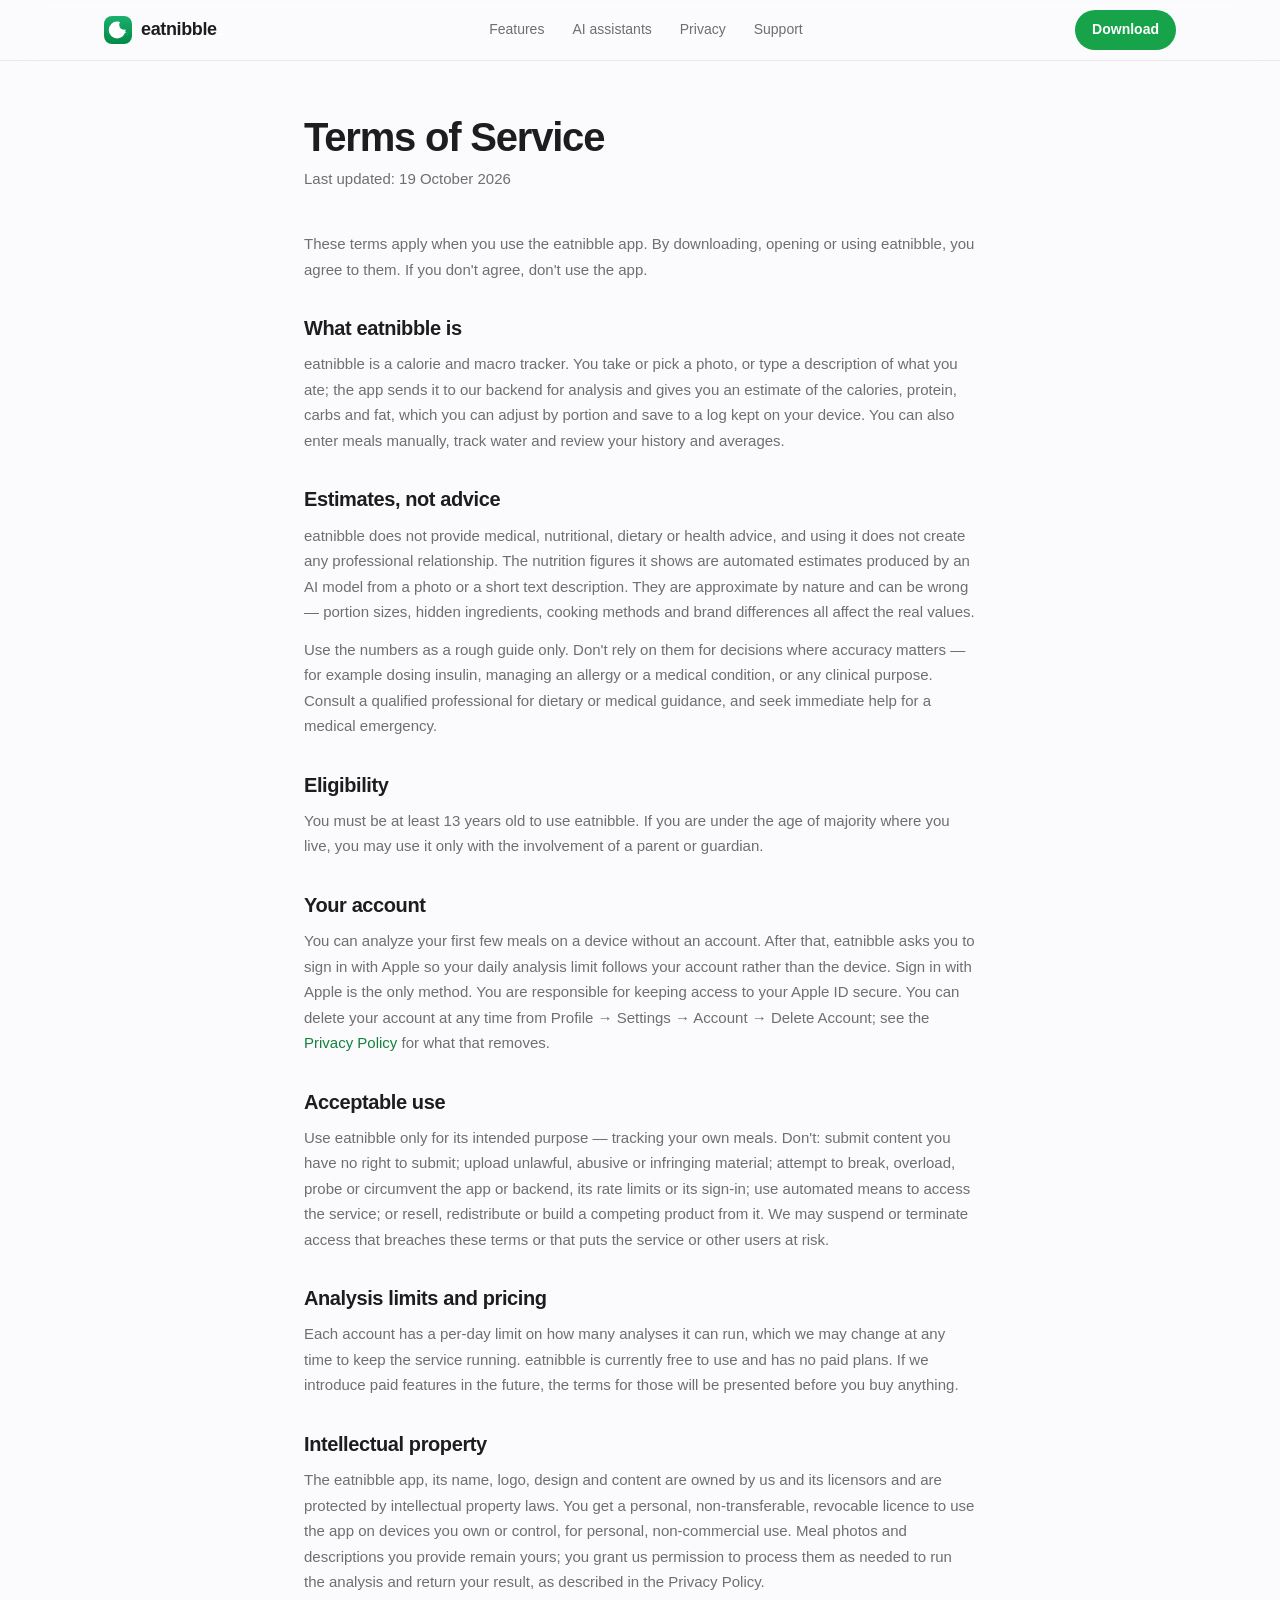
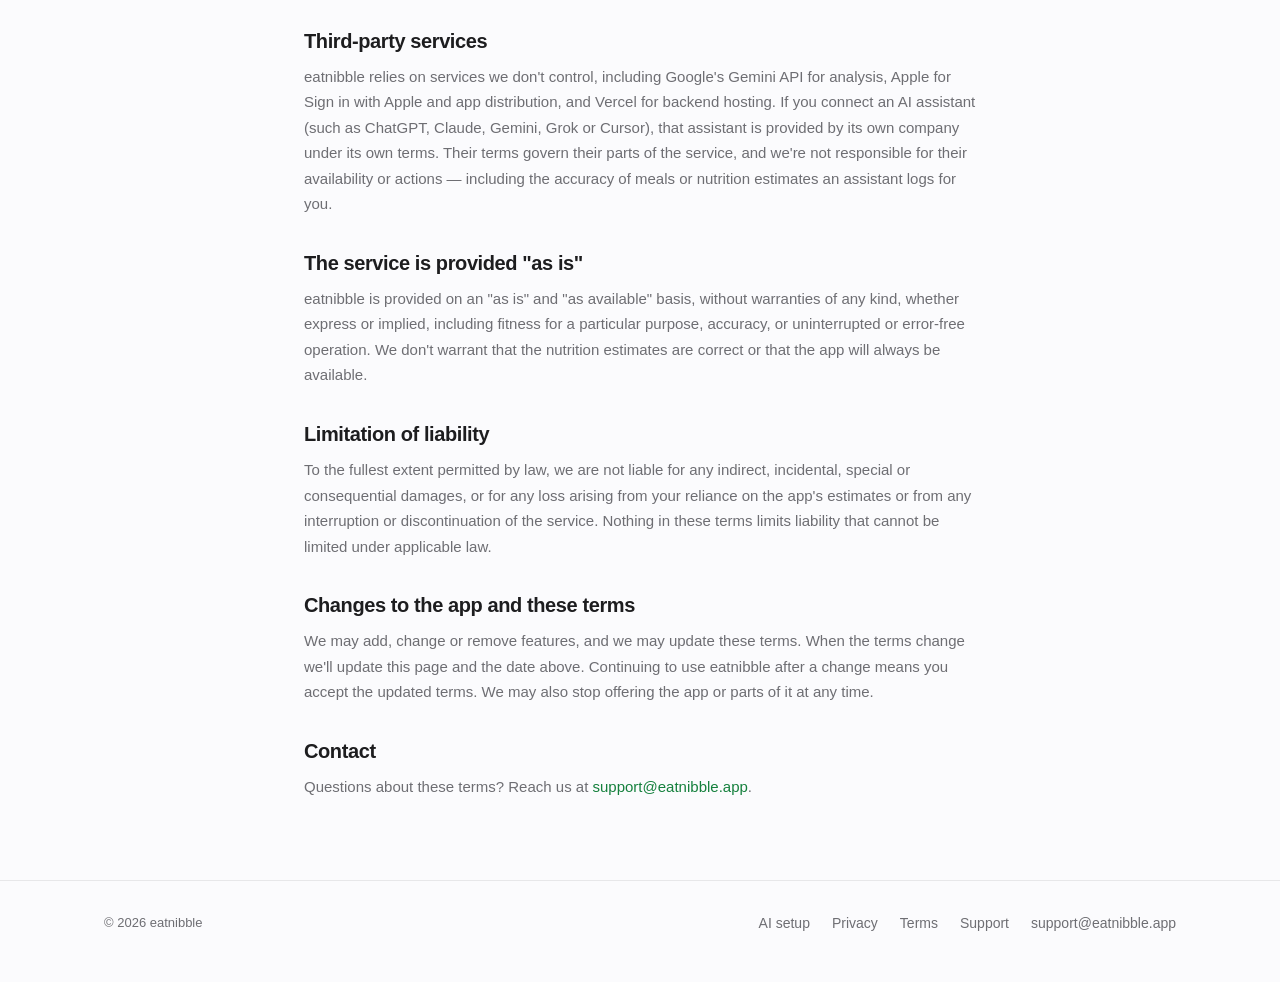
<file: terms.html>
<!doctype html>
<html lang="en">
<head>
  <meta charset="utf-8" />
  <meta name="viewport" content="width=device-width, initial-scale=1" />
  <title>Terms of Service — eatnibble</title>
  <meta name="description" content="The terms you agree to when you use the eatnibble app, including how its calorie and macro estimates should be treated." />
  <link rel="canonical" href="https://eatnibble.app/terms.html" />
  <meta property="og:type" content="website" />
  <meta property="og:site_name" content="eatnibble" />
  <meta property="og:url" content="https://eatnibble.app/terms.html" />
  <meta property="og:title" content="Terms of Service — eatnibble" />
  <meta property="og:description" content="The terms you agree to when you use the eatnibble app, including how its calorie and macro estimates should be treated." />
  <meta name="twitter:card" content="summary" />
  <link rel="icon" href="/favicon.svg" type="image/svg+xml" />
  <link rel="icon" href="/icons/icon-32.png" sizes="32x32" type="image/png" />
  <link rel="apple-touch-icon" href="/icons/apple-touch-icon.png" />
  <link rel="manifest" href="/site.webmanifest" />
  <meta name="theme-color" content="#fbfbfd" media="(prefers-color-scheme: light)" />
  <meta name="theme-color" content="#000000" media="(prefers-color-scheme: dark)" />
  <link rel="stylesheet" href="css/styles.css" />
</head>
<body>
  <nav class="nav">
    <div class="wrap">
      <a class="brand" href="/">
        <span class="brand-mark" aria-hidden="true">
          <svg viewBox="0 0 512 512" width="28" height="28">
            <mask id="navMark"><rect width="512" height="512" fill="#000"/><circle cx="240.5" cy="256" r="153.5" fill="#fff"/><circle cx="366.5" cy="161" r="89" fill="#000"/></mask>
            <g fill="#fff"><rect width="512" height="512" mask="url(#navMark)"/><circle cx="397.8" cy="298.8" r="9.8"/><circle cx="433.3" cy="343.3" r="5.8"/></g>
          </svg>
        </span>
        eatnibble
      </a>
      <div class="nav-links">
        <a href="/#features">Features</a>
        <a href="/#ai">AI assistants</a>
        <a href="privacy.html">Privacy</a>
        <a href="support.html">Support</a>
      </div>
      <a class="btn btn-primary btn-sm"
        href="https://apps.apple.com/us/app/eatnibble-ai-calorie-tracker/id6797879350">Download</a>
    </div>
  </nav>

  <main class="doc">
    <div class="wrap">
      <h1>Terms of Service</h1>
      <p class="updated">Last updated: 19 October 2026</p>

      <p>
        These terms apply when you use the eatnibble app. By downloading, opening or using
        eatnibble, you agree to them. If you don't agree, don't use the app.
      </p>

      <h2>What eatnibble is</h2>
      <p>
        eatnibble is a calorie and macro tracker. You take or pick a photo, or type a
        description of what you ate; the app sends it to our backend for analysis and gives
        you an estimate of the calories, protein, carbs and fat, which you can adjust by
        portion and save to a log kept on your device. You can also enter meals manually,
        track water and review your history and averages.
      </p>

      <h2>Estimates, not advice</h2>
      <p>
        eatnibble does not provide medical, nutritional, dietary or health advice, and using
        it does not create any professional relationship. The nutrition figures it shows are
        automated estimates produced by an AI model from a photo or a short text
        description. They are approximate by nature and can be wrong — portion sizes, hidden
        ingredients, cooking methods and brand differences all affect the real values.
      </p>
      <p>
        Use the numbers as a rough guide only. Don't rely on them for decisions where
        accuracy matters — for example dosing insulin, managing an allergy or a medical
        condition, or any clinical purpose. Consult a qualified professional for dietary or
        medical guidance, and seek immediate help for a medical emergency.
      </p>

      <h2>Eligibility</h2>
      <p>
        You must be at least 13 years old to use eatnibble. If you are under the age of
        majority where you live, you may use it only with the involvement of a parent or
        guardian.
      </p>

      <h2>Your account</h2>
      <p>
        You can analyze your first few meals on a device without an account. After that,
        eatnibble asks you to sign in with Apple so your daily analysis limit follows your
        account rather than the device. Sign in with Apple is the only method. You are
        responsible for keeping access to your Apple ID secure. You can delete your account
        at any time from Profile → Settings → Account → Delete Account; see the
        <a class="inline" href="privacy.html">Privacy Policy</a> for what that removes.
      </p>

      <h2>Acceptable use</h2>
      <p>
        Use eatnibble only for its intended purpose — tracking your own meals. Don't:
        submit content you have no right to submit; upload unlawful, abusive or infringing
        material; attempt to break, overload, probe or circumvent the app or backend, its
        rate limits or its sign-in; use automated means to access the service; or resell,
        redistribute or build a competing product from it. We may suspend or terminate
        access that breaches these terms or that puts the service or other users at risk.
      </p>

      <h2>Analysis limits and pricing</h2>
      <p>
        Each account has a per-day limit on how many analyses it can run, which we may
        change at any time to keep the service running. eatnibble is currently free to use
        and has no paid plans. If we introduce paid features in the future, the terms for
        those will be presented before you buy anything.
      </p>

      <h2>Intellectual property</h2>
      <p>
        The eatnibble app, its name, logo, design and content are owned by us and its
        licensors and are protected by intellectual property laws. You get a personal,
        non-transferable, revocable licence to use the app on devices you own or control,
        for personal, non-commercial use. Meal photos and descriptions you provide remain
        yours; you grant us permission to process them as needed to run the analysis and
        return your result, as described in the Privacy Policy.
      </p>

      <h2>Third-party services</h2>
      <p>
        eatnibble relies on services we don't control, including Google's Gemini API for
        analysis, Apple for Sign in with Apple and app distribution, and Vercel for
        backend hosting. If you connect an AI assistant (such as ChatGPT, Claude, Gemini,
        Grok or Cursor), that assistant is provided by its own company under its own terms.
        Their terms govern their parts of the service, and we're not responsible for their
        availability or actions — including the accuracy of meals or nutrition estimates an
        assistant logs for you.
      </p>

      <h2>The service is provided "as is"</h2>
      <p>
        eatnibble is provided on an "as is" and "as available" basis, without warranties of
        any kind, whether express or implied, including fitness for a particular purpose,
        accuracy, or uninterrupted or error-free operation. We don't warrant that the
        nutrition estimates are correct or that the app will always be available.
      </p>

      <h2>Limitation of liability</h2>
      <p>
        To the fullest extent permitted by law, we are not liable for any indirect,
        incidental, special or consequential damages, or for any loss arising from your
        reliance on the app's estimates or from any interruption or discontinuation of the
        service. Nothing in these terms limits liability that cannot be limited under
        applicable law.
      </p>

      <h2>Changes to the app and these terms</h2>
      <p>
        We may add, change or remove features, and we may update these terms. When the
        terms change we'll update this page and the date above. Continuing to use eatnibble
        after a change means you accept the updated terms. We may also stop offering the
        app or parts of it at any time.
      </p>

      <h2>Contact</h2>
      <p>
        Questions about these terms? Reach us at
        <a class="inline" href="mailto:support@eatnibble.app">support@eatnibble.app</a>.
      </p>
    </div>
  </main>

  <footer>
    <div class="wrap">
      <div class="footer-copy">© 2026 eatnibble</div>
      <div class="footer-links">
        <a href="ai.html">AI setup</a>
        <a href="privacy.html">Privacy</a>
        <a href="terms.html">Terms</a>
        <a href="support.html">Support</a>
        <a href="mailto:support@eatnibble.app">support@eatnibble.app</a>
      </div>
    </div>
  </footer>
</body>
</html>
</file>
<file: css/styles.css>
/* eatnibble.app — tokens and decisions are documented in DESIGN.md */

:root {
  color-scheme: light dark;
  --bg: #fbfbfd;
  --surface: #ffffff;
  --surface-2: #f2f2f5;
  --border: rgba(0, 0, 0, 0.08);
  --text: #1d1d1f;
  --text-2: #6e6e73;
  --brand: #16a34a;
  --brand-text: #15803d;
  --brand-soft: rgba(22, 163, 74, 0.1);
  --protein: #0a84ff;
  --fat: #ff9f0a;
  --over: #ff9f0a;
  --nav-bg: rgba(251, 251, 253, 0.78);
  --ai-bg: #f1f8f3;
  --shadow: 0 1px 2px rgba(0, 0, 0, 0.04), 0 18px 50px -12px rgba(0, 0, 0, 0.16);
  --max-width: 1120px;
  --gutter: 24px;
  --section: clamp(80px, 12vw, 140px);
}

@media (prefers-color-scheme: dark) {
  :root {
    --bg: #000000;
    --surface: #141416;
    --surface-2: #1f1f22;
    --border: rgba(255, 255, 255, 0.09);
    --text: #f5f5f7;
    --text-2: #a1a1a6;
    --brand-text: #30d158;
    --brand-soft: rgba(48, 209, 88, 0.14);
    --nav-bg: rgba(0, 0, 0, 0.72);
    --ai-bg: #07130b;
    --shadow: 0 1px 2px rgba(0, 0, 0, 0.4), 0 24px 60px -16px rgba(0, 0, 0, 0.8);
  }
}

* {
  box-sizing: border-box;
}

html {
  scroll-behavior: smooth;
  scroll-padding-top: 72px;
}

body {
  margin: 0;
  background: var(--bg);
  color: var(--text);
  font-family: -apple-system, BlinkMacSystemFont, "SF Pro Text", "Segoe UI", Roboto, Helvetica, Arial, sans-serif;
  font-size: 16px;
  line-height: 1.55;
  -webkit-font-smoothing: antialiased;
  overflow-x: hidden;
}

a {
  color: inherit;
  text-decoration: none;
}

img,
svg {
  max-width: 100%;
  display: block;
}

h1,
h2,
h3 {
  margin: 0;
  font-weight: 700;
  letter-spacing: -0.035em;
}

h1 {
  font-size: clamp(44px, 7vw, 80px);
  line-height: 1.02;
}

h2 {
  font-size: clamp(32px, 4.6vw, 52px);
  line-height: 1.06;
}

h3 {
  font-size: 19px;
  line-height: 1.3;
  letter-spacing: -0.02em;
}

p {
  margin: 0;
}

.accent {
  color: var(--brand-text);
}

.lead {
  font-size: clamp(18px, 1.6vw, 21px);
  line-height: 1.5;
  color: var(--text-2);
}

.wrap {
  max-width: var(--max-width);
  margin: 0 auto;
  padding: 0 var(--gutter);
}

:focus-visible {
  outline: 2px solid var(--brand-text);
  outline-offset: 3px;
  border-radius: 6px;
}

.skip-link {
  position: absolute;
  left: 16px;
  top: -60px;
  z-index: 50;
  padding: 10px 16px;
  border-radius: 999px;
  background: var(--text);
  color: var(--bg);
  font-weight: 600;
  font-size: 14px;
}

.skip-link:focus {
  top: 12px;
}

/* Nav */

.nav {
  position: sticky;
  top: 0;
  z-index: 20;
  background: var(--nav-bg);
  backdrop-filter: saturate(180%) blur(18px);
  -webkit-backdrop-filter: saturate(180%) blur(18px);
  border-bottom: 1px solid var(--border);
}

.nav .wrap {
  display: flex;
  align-items: center;
  justify-content: space-between;
  gap: 16px;
  height: 60px;
}

.brand {
  display: flex;
  align-items: center;
  gap: 9px;
  font-weight: 700;
  font-size: 18px;
  letter-spacing: -0.02em;
}

.brand-mark {
  width: 28px;
  height: 28px;
  border-radius: 8px;
  background: linear-gradient(180deg, #1caf6d, #008a47);
  overflow: hidden;
  display: flex;
  align-items: center;
  justify-content: center;
  flex-shrink: 0;
}

.nav-links {
  display: flex;
  align-items: center;
  gap: 28px;
  font-size: 14px;
  color: var(--text-2);
}

.nav-links a:hover {
  color: var(--text);
}

/* Buttons */

.btn {
  display: inline-flex;
  align-items: center;
  justify-content: center;
  gap: 8px;
  min-height: 48px;
  padding: 12px 24px;
  border-radius: 999px;
  font-size: 16px;
  font-weight: 600;
  border: 1px solid transparent;
  cursor: pointer;
  transition: background-color 0.15s, transform 0.15s, opacity 0.15s;
}

.btn:active {
  transform: scale(0.98);
}

.btn-primary {
  background: var(--brand);
  color: #fff;
}

.btn-primary:hover {
  background: #15923f;
}

.btn-ghost {
  border-color: var(--border);
  color: var(--text);
}

.btn-ghost:hover {
  background: var(--surface-2);
}

.btn-sm {
  min-height: 36px;
  padding: 8px 16px;
  font-size: 14px;
}

/* Apple's official badge, unaltered: only scaled, min 40px tall, clear space around it */
.store-badge {
  display: inline-block;
  margin: 2px;
  border-radius: 9px;
  transition: opacity 0.15s;
}

.store-badge:hover {
  opacity: 0.85;
}

.store-badge img {
  display: block;
  width: auto;
  height: 60px;
}

.hero-actions .btn {
  min-height: 60px;
  padding-inline: 28px;
}

.text-link {
  display: inline-flex;
  gap: 6px;
  margin-top: 20px;
  font-weight: 600;
  color: var(--brand-text);
}

.text-link:hover {
  text-decoration: underline;
  text-underline-offset: 3px;
}

.eyebrow {
  display: inline-block;
  margin-bottom: 18px;
  padding: 5px 12px;
  border-radius: 999px;
  background: var(--brand-soft);
  color: var(--brand-text);
  font-size: 13px;
  font-weight: 600;
  letter-spacing: 0;
}

/* Reveal */

.js .reveal {
  opacity: 0;
  transform: translateY(24px);
  transition: opacity 0.7s ease, transform 0.7s cubic-bezier(0.2, 0.7, 0.2, 1);
}

.js .reveal.in {
  opacity: 1;
  transform: none;
}

/* Hero */

.hero {
  padding: clamp(48px, 8vw, 96px) 0 clamp(64px, 9vw, 120px);
  overflow: hidden;
}

.hero-grid {
  display: grid;
  grid-template-columns: 1.1fr 0.9fr;
  align-items: center;
  gap: 48px;
}

.hero-copy .lead {
  margin-top: 28px;
  max-width: 520px;
}

.hero-actions {
  display: flex;
  flex-wrap: wrap;
  align-items: center;
  gap: 16px;
  margin-top: 36px;
}

.hero-note {
  margin-top: 20px;
  font-size: 13px;
  color: var(--text-2);
}

.hero-visual {
  position: relative;
  display: flex;
  justify-content: center;
}

.hero-visual::before {
  content: "";
  position: absolute;
  inset: 10% -10% 0;
  background: radial-gradient(closest-side, rgba(22, 163, 74, 0.28), transparent);
  filter: blur(20px);
  z-index: -1;
}

/* Phone mock */

.phone {
  width: min(320px, 100%);
  padding: 11px;
  border-radius: 48px;
  background: #0b0b0c;
  box-shadow: inset 0 0 0 1.5px #3a3a3c, var(--shadow);
  animation: float 7s ease-in-out infinite;
}

.phone-screen {
  border-radius: 38px;
  overflow: hidden;
  background: #000;
  color: #f5f5f7;
}

.phone-status {
  display: flex;
  align-items: center;
  justify-content: space-between;
  padding: 12px 26px 8px;
  font-size: 12px;
  font-weight: 600;
}

.phone-island {
  width: 86px;
  height: 24px;
  border-radius: 999px;
  background: #0b0b0c;
  box-shadow: 0 0 0 1px #1c1c1e;
}

.shot {
  position: relative;
  margin: 4px 12px 0;
  border-radius: 22px;
  overflow: hidden;
  aspect-ratio: 300 / 190;
}

.shot svg {
  width: 100%;
  height: 100%;
}

.macro-pills {
  display: flex;
  flex-wrap: wrap;
  gap: 6px;
  margin-top: 12px;
}

.macro-pills span {
  display: inline-flex;
  align-items: center;
  gap: 5px;
  padding: 4px 9px;
  border-radius: 999px;
  background: #1c1c1e;
  font-size: 11.5px;
  font-weight: 600;
}

.dot {
  width: 7px;
  height: 7px;
  border-radius: 50%;
}

.dot.carbs {
  background: var(--brand);
}

.dot.protein {
  background: var(--protein);
}

.dot.fat {
  background: var(--fat);
}

/* Sections */

.section {
  padding: var(--section) 0;
}

.section-tight {
  padding-top: 0;
}

.section-head {
  max-width: 720px;
  margin-bottom: 56px;
}

.icon {
  width: 30px;
  height: 30px;
  fill: none;
  stroke: var(--brand-text);
  stroke-width: 1.8;
  stroke-linecap: round;
  stroke-linejoin: round;
}

/* Input methods */

.ways {
  display: grid;
  grid-template-columns: repeat(3, 1fr);
  gap: 16px;
}

.way {
  padding: 32px 28px 34px;
  border-radius: 24px;
  background: var(--surface);
  border: 1px solid var(--border);
}

.way:nth-child(3n + 2) {
  transition-delay: 0.08s;
}

.way:nth-child(3n) {
  transition-delay: 0.16s;
}

.way h3 {
  margin: 44px 0 10px;
}

.way p,
.mini p {
  color: var(--text-2);
  font-size: 15px;
}

/* Feature split */

.split {
  display: grid;
  grid-template-columns: 1fr 1fr;
  align-items: center;
  gap: clamp(40px, 7vw, 96px);
}

.split-reverse .split-copy {
  order: 2;
}

.split-copy .lead {
  margin-top: 24px;
}

.split-copy .lead + p {
  margin-top: 16px;
  color: var(--text-2);
}

.split-visual {
  display: flex;
  flex-direction: column;
  gap: 14px;
}

.mock-card {
  padding: 22px;
  border-radius: 28px;
  background: var(--surface);
  border: 1px solid var(--border);
  box-shadow: var(--shadow);
}

/* AI section */

.ai {
  position: relative;
  padding: var(--section) 0;
  background: var(--ai-bg);
  border-block: 1px solid var(--border);
  overflow: hidden;
}

.ai::before {
  content: "";
  position: absolute;
  left: 50%;
  top: -260px;
  width: 1100px;
  height: 620px;
  transform: translateX(-50%);
  background: radial-gradient(closest-side, rgba(22, 163, 74, 0.22), transparent);
  pointer-events: none;
}

.ai .wrap {
  position: relative;
}

.ai-head {
  max-width: 820px;
  margin: 0 auto;
  text-align: center;
}

.ai-head .lead {
  max-width: 640px;
  margin: 24px auto 0;
}

.ai-logos {
  display: flex;
  flex-wrap: wrap;
  justify-content: center;
  gap: 12px 24px;
  margin: 40px 0 0;
  padding: 0;
  list-style: none;
}

.ai-logos li,
.ai-logos a {
  display: flex;
  flex-direction: column;
  align-items: center;
  gap: 8px;
  font-size: 13px;
  font-weight: 600;
  color: var(--text-2);
}

.ai-logos a:hover {
  color: var(--text);
}

.ai-logos img {
  width: 52px;
  height: 52px;
  border-radius: 14px;
  background: #fff;
  box-shadow: 0 0 0 1px var(--border), 0 6px 18px -6px rgba(0, 0, 0, 0.25);
}

.ai-scene {
  display: grid;
  grid-template-columns: minmax(0, 1.25fr) auto minmax(0, 0.85fr);
  align-items: center;
  gap: 24px;
  max-width: 980px;
  margin: 64px auto 0;
}

.chat {
  border-radius: 24px;
  background: var(--surface);
  border: 1px solid var(--border);
  box-shadow: var(--shadow);
  overflow: hidden;
}

.chat-bar {
  display: flex;
  align-items: center;
  gap: 6px;
  padding: 12px 16px;
  border-bottom: 1px solid var(--border);
  font-size: 12px;
  font-weight: 600;
  color: var(--text-2);
}

.chat-bar i {
  width: 10px;
  height: 10px;
  border-radius: 50%;
  background: var(--surface-2);
  box-shadow: inset 0 0 0 1px var(--border);
}

.chat-bar span {
  margin-left: 8px;
}

.chat-body {
  display: flex;
  flex-direction: column;
  gap: 12px;
  padding: 20px;
}

.bubble {
  max-width: 88%;
  padding: 12px 16px;
  border-radius: 20px;
  font-size: 15px;
  line-height: 1.45;
}

.bubble.user {
  align-self: flex-end;
  background: var(--surface-2);
  border-bottom-right-radius: 6px;
}

.bubble.bot {
  padding: 4px 2px;
  max-width: 100%;
  width: 100%;
}

.bubble.bot ul {
  list-style: none;
  margin: 10px 0;
  padding: 0;
  border-radius: 14px;
  border: 1px solid var(--border);
}

.bubble.bot li {
  display: flex;
  justify-content: space-between;
  gap: 12px;
  padding: 8px 12px;
  font-size: 14px;
}

.bubble.bot li + li {
  border-top: 1px solid var(--border);
}

.bubble.bot li span {
  color: var(--text-2);
}

.muted {
  font-size: 13px;
  color: var(--text-2);
}

.tool {
  display: inline-flex;
  align-items: center;
  align-self: flex-start;
  gap: 6px;
  padding: 5px 11px 5px 8px;
  border-radius: 999px;
  background: var(--brand-soft);
  color: var(--brand-text);
  font-size: 12px;
  font-weight: 600;
  font-family: ui-monospace, "SF Mono", Menlo, monospace;
}

.tool svg,
.ai-arrow svg {
  width: 14px;
  height: 14px;
  fill: none;
  stroke: currentColor;
  stroke-width: 2.4;
  stroke-linecap: round;
  stroke-linejoin: round;
}

.ai-arrow {
  display: grid;
  place-items: center;
  width: 44px;
  height: 44px;
  border-radius: 50%;
  background: var(--brand);
  color: #fff;
}

.ai-arrow svg {
  width: 20px;
  height: 20px;
}

.app-drop {
  padding: 18px;
  border-radius: 28px;
  background: #000;
  color: #f5f5f7;
  box-shadow: inset 0 0 0 1.5px #2c2c2e, var(--shadow);
}

.app-drop-label {
  display: block;
  margin-bottom: 12px;
  font-size: 11px;
  font-weight: 700;
  letter-spacing: 0.06em;
  text-transform: uppercase;
  color: #8e8e93;
}

.meal-row {
  display: flex;
  align-items: center;
  gap: 12px;
}

.meal-icon {
  display: grid;
  place-items: center;
  width: 40px;
  height: 40px;
  border-radius: 12px;
  background: rgba(48, 209, 88, 0.16);
  color: #30d158;
}

.meal-icon svg {
  width: 20px;
  height: 20px;
  fill: none;
  stroke: currentColor;
  stroke-width: 1.8;
  stroke-linecap: round;
  stroke-linejoin: round;
}

.meal-text strong {
  display: block;
  font-size: 15px;
}

.meal-text span {
  font-size: 13px;
  color: #8e8e93;
}

.macro-pills.small span {
  font-size: 11px;
}

.app-drop-note {
  margin-top: 14px;
  font-size: 12px;
  color: #8e8e93;
}

/* Chat sequence: plays once when the scene scrolls in */
.js .ai-scene .b1,
.js .ai-scene .b2,
.js .ai-scene .b3,
.js .ai-scene .b4,
.js .ai-scene .b5 {
  opacity: 0;
  transform: translateY(10px);
  transition: opacity 0.5s ease, transform 0.5s ease;
}

.js .ai-scene.in .b1,
.js .ai-scene.in .b2,
.js .ai-scene.in .b3,
.js .ai-scene.in .b4,
.js .ai-scene.in .b5 {
  opacity: 1;
  transform: none;
}

.js .ai-scene.in .b1 { transition-delay: 0.3s; }
.js .ai-scene.in .b2 { transition-delay: 1.1s; }
.js .ai-scene.in .b3 { transition-delay: 1.7s; }
.js .ai-scene.in .b4 { transition-delay: 2.4s; }
.js .ai-scene.in .b5 { transition-delay: 2.8s; }

.prompts {
  display: flex;
  flex-wrap: wrap;
  justify-content: center;
  gap: 10px;
  margin-top: 48px;
}

.prompts span {
  padding: 9px 16px;
  border-radius: 999px;
  background: var(--surface);
  border: 1px solid var(--border);
  font-size: 14px;
  color: var(--text-2);
}

.ai-details {
  display: grid;
  grid-template-columns: 1fr 1fr;
  gap: 16px;
  max-width: 980px;
  margin: 64px auto 0;
}

.ai-steps,
.ai-trust {
  padding: 32px;
  border-radius: 28px;
  background: var(--surface);
  border: 1px solid var(--border);
}

.ai-trust {
  transition-delay: 0.08s;
}

.ai-steps ol,
.checks {
  list-style: none;
  margin: 20px 0 0;
  padding: 0;
}

.ai-steps li {
  display: flex;
  gap: 14px;
  padding: 10px 0;
  color: var(--text-2);
  font-size: 15px;
}

.ai-steps li strong {
  color: var(--text);
}

.ai-steps li b {
  display: grid;
  place-items: center;
  flex-shrink: 0;
  width: 28px;
  height: 28px;
  border-radius: 50%;
  background: var(--brand);
  color: #fff;
  font-size: 13px;
}

.checks li {
  position: relative;
  padding: 10px 0 10px 34px;
  font-size: 15px;
}

.checks li::before {
  content: "";
  position: absolute;
  left: 0;
  top: 11px;
  width: 22px;
  height: 22px;
  border-radius: 50%;
  background-repeat: no-repeat;
  background-position: center;
  background-size: 12px;
}

.checks .yes::before {
  background-color: var(--brand);
  background-image: url("data:image/svg+xml,%3Csvg xmlns='http://www.w3.org/2000/svg' viewBox='0 0 12 12'%3E%3Cpath d='M2.5 6.2l2.3 2.3 4.7-5' fill='none' stroke='%23fff' stroke-width='1.8' stroke-linecap='round' stroke-linejoin='round'/%3E%3C/svg%3E");
}

.checks .no::before {
  background-color: var(--surface-2);
  box-shadow: inset 0 0 0 1px var(--border);
  background-image: url("data:image/svg+xml,%3Csvg xmlns='http://www.w3.org/2000/svg' viewBox='0 0 12 12'%3E%3Cpath d='M3.5 3.5l5 5M8.5 3.5l-5 5' fill='none' stroke='%238e8e93' stroke-width='1.8' stroke-linecap='round'/%3E%3C/svg%3E");
}

.fine {
  margin-top: 18px;
  padding-top: 18px;
  border-top: 1px solid var(--border);
  font-size: 13px;
  color: var(--text-2);
}

/* App mock UI — mirrors the iOS app's screens (Home, New meal, analysis, History, coach, Weight History) */

:root {
  --m-bg: #f2f2f7;
  --m-card: #ffffff;
  --m-sep: rgba(60, 60, 67, 0.14);
  --m-text: #000;
  --m-text-2: rgba(60, 60, 67, 0.6);
  --m-text-3: rgba(60, 60, 67, 0.3);
  --m-green: #1ba34c;
  --m-green-text: #1f9a48;
  --m-blue: #0a84ff;
  --m-orange: #f08a24;
  --m-red: #e5484d;
  --m-glass: linear-gradient(165deg, #dcefe2 0%, #cfe8d7 100%);
  --m-glass-edge: rgba(255, 255, 255, 0.85);
  --m-chip: #ffffff;
  --m-track: rgba(255, 255, 255, 0.7);
}

@media (prefers-color-scheme: dark) {
  :root {
    --m-bg: #000;
    --m-card: #1c1c1e;
    --m-sep: rgba(84, 84, 88, 0.6);
    --m-text: #fff;
    --m-text-2: rgba(235, 235, 245, 0.6);
    --m-text-3: rgba(235, 235, 245, 0.3);
    --m-green: #30d158;
    --m-green-text: #30d158;
    --m-orange: #ff9f0a;
    --m-red: #ff6961;
    --m-glass: linear-gradient(165deg, #12301d 0%, #0d2416 100%);
    --m-glass-edge: rgba(255, 255, 255, 0.12);
    --m-chip: #2c2c2e;
    --m-track: rgba(255, 255, 255, 0.12);
  }
}

.m-screen {
  padding: 18px;
  border-radius: 32px;
  background: var(--m-bg);
  border: 1px solid var(--border);
  color: var(--m-text);
  font-size: 15px;
  line-height: 1.3;
  display: flex;
  flex-direction: column;
  gap: 12px;
  box-shadow: var(--shadow);
}

.m-card {
  padding: 16px 18px;
  border-radius: 22px;
  background: var(--m-card);
}

.m-glass {
  padding: 16px 18px;
  border-radius: 24px;
  background: var(--m-glass);
  box-shadow: inset 0 0 0 1px var(--m-glass-edge), 0 8px 24px -14px rgba(22, 100, 50, 0.45);
}

.m-ico {
  width: 20px;
  height: 20px;
  flex: none;
  fill: none;
  stroke: currentColor;
  stroke-width: 1.8;
  stroke-linecap: round;
  stroke-linejoin: round;
}

.m-sub { color: var(--m-text-2); }
.m-green { color: var(--m-green-text); }
.m-num { font-variant-numeric: tabular-nums; }
.m-title { font-size: 26px; font-weight: 700; letter-spacing: -0.02em; }
.m-section-label { margin: 4px 4px -4px; color: var(--m-text-2); font-size: 15px; font-weight: 600; }

/* Summary (Home) */
.m-summary {
  display: grid;
  grid-template-columns: 1fr 150px 1fr;
  align-items: center;
  padding: 18px 14px;
}
.m-stat span { display: block; color: var(--m-text-2); font-size: 13px; }
.m-stat strong { display: block; margin-top: 2px; font-size: 24px; font-weight: 400; letter-spacing: -0.01em; }
.m-stat.right { text-align: right; }
.m-gauge { position: relative; aspect-ratio: 1; }
.m-gauge svg { width: 100%; height: 100%; }
.m-gauge circle { fill: none; stroke-width: 13; stroke-linecap: round; }
.m-gauge .track { stroke: var(--m-track); stroke-dasharray: 245 327; }
.m-gauge .fill { stroke: var(--m-green); }
.m-gauge-center { position: absolute; inset: 0; display: grid; place-content: center; text-align: center; }
.m-gauge-center span { color: var(--m-text-2); font-size: 12px; }
.m-gauge-center strong { font-size: 30px; font-weight: 500; letter-spacing: -0.02em; line-height: 1.1; }
.m-gauge-center small { color: var(--m-text-2); font-size: 11px; }

/* Macro cards */
.m-macros { display: grid; grid-template-columns: repeat(3, 1fr); gap: 8px; }
.m-macro { padding: 12px; border-radius: 18px; background: var(--m-card); }
.m-macro strong { display: block; font-size: 14px; }
.m-macro span { display: block; margin-top: 2px; color: var(--m-text-2); font-size: 12px; }
.m-bar { height: 4px; margin-top: 10px; border-radius: 4px; background: color-mix(in srgb, var(--c) 18%, transparent); }
.m-bar i { display: block; height: 100%; width: var(--w); border-radius: 4px; background: var(--c); }

/* Rows */
.m-head { display: flex; align-items: center; gap: 8px; font-size: 17px; font-weight: 600; }
.m-head .m-ico { color: var(--m-green); }
.m-head .m-right { margin-left: auto; color: var(--m-text-2); font-weight: 400; font-size: 15px; }
.m-row { display: flex; align-items: center; gap: 12px; padding: 9px 0; }
.m-row .m-ico { color: var(--m-green); }
.m-row .m-val { margin-left: auto; color: var(--m-text-2); }
.m-row small { display: block; color: var(--m-text-2); font-size: 12px; }

/* Water */
.m-bottles { display: flex; gap: 10px; margin-top: 12px; }
.m-bottles svg { width: 22px; height: 32px; }
.m-bottles .on { fill: var(--m-green); }
.m-bottles .off { fill: none; stroke: var(--m-text-3); stroke-width: 1.4; }

/* Analysis result */
.m-result-name { font-size: 16px; font-weight: 600; line-height: 1.25; }
.m-result-kcal { margin-top: 2px; font-size: 28px; font-weight: 700; letter-spacing: -0.02em; }
.m-result-macros { display: grid; grid-template-columns: repeat(3, 1fr); margin-top: 10px; padding-top: 10px; border-top: 1px solid var(--m-sep); text-align: center; }
.m-result-macros span { display: block; color: var(--m-text-2); font-size: 12px; }
.m-result-macros b { font-size: 19px; font-weight: 600; }
.m-micro { margin-top: 6px; text-align: center; color: var(--m-text-2); font-size: 12px; }
.m-primary { padding: 13px; border-radius: 999px; background: #1ba34c; color: #fff; text-align: center; font-size: 16px; font-weight: 600; box-shadow: inset 0 1px 0 rgba(255,255,255,.25); }

.m-item { padding: 12px 0; }
.m-item + .m-item { border-top: 1px solid var(--m-sep); }
.m-item-top { display: flex; justify-content: space-between; font-weight: 600; }
.m-item-macros { margin-top: 2px; color: var(--m-text-2); font-size: 12px; }
.m-item-ctrl { display: flex; align-items: center; gap: 5px; margin-top: 10px; }
.m-chip { padding: 5px 9px; border-radius: 999px; background: var(--m-chip); box-shadow: inset 0 0 0 1px var(--m-sep); font-size: 12px; font-weight: 500; }
.m-chip.on { background: var(--m-green); color: #fff; box-shadow: none; }
.m-step { display: flex; align-items: center; gap: 8px; margin-left: auto; }
.m-step-btn { display: grid; place-items: center; width: 26px; height: 26px; border-radius: 50%; background: var(--m-chip); box-shadow: inset 0 0 0 1px var(--m-sep); color: var(--m-green); font-size: 17px; line-height: 1; }
.m-step b { font-size: 15px; font-weight: 600; }
.m-step b small { color: var(--m-text-2); font-weight: 400; }
.m-input { display: flex; align-items: center; justify-content: space-between; padding: 10px 8px 10px 16px; border-radius: 999px; background: var(--m-card); box-shadow: inset 0 0 0 1px var(--m-sep); color: var(--m-text-3); }
.m-send { display: grid; place-items: center; width: 26px; height: 26px; border-radius: 50%; background: var(--m-text-3); color: var(--m-card); }

/* History */
.m-avg { display: grid; grid-template-columns: 1fr 1fr; text-align: center; }
.m-avg > div + div { border-left: 1px solid var(--m-sep); }
.m-avg span { display: block; color: var(--m-text-2); font-size: 12px; }
.m-avg strong { display: block; color: var(--m-green-text); font-size: 20px; font-weight: 600; }
.m-tip { display: flex; align-items: center; gap: 10px; margin: 12px -18px -16px; padding: 12px 18px; border-top: 1px solid var(--m-sep); }
.m-tip .m-ico { color: var(--m-green); }
.m-tip strong { display: block; font-size: 14px; }
.m-tip span { display: block; color: var(--m-text-2); font-size: 12px; }

.m-chart { position: relative; display: grid; grid-template-columns: repeat(14, 1fr); align-items: end; gap: 4px; height: 130px; margin: 14px 34px 0 0; border-bottom: 1px solid var(--m-sep); }
.m-chart i { height: var(--h); border-radius: 2px 2px 0 0; background: var(--m-green); }
.m-chart .m-goal, .m-chart .m-avgline { position: absolute; left: 0; right: 0; }
.m-chart .m-goal { bottom: 66.7%; border-top: 1.5px dashed color-mix(in srgb, var(--m-green) 55%, transparent); }
.m-chart .m-avgline { bottom: 56%; border-top: 1.5px solid color-mix(in srgb, var(--m-green) 75%, transparent); }
.m-chart em { position: absolute; font-style: normal; font-size: 11px; }
.m-chart .m-goal em { left: 0; bottom: 4px; color: var(--m-text-2); }
.m-chart .m-avgline em { right: 0; bottom: 4px; color: var(--m-green-text); }
.m-chart .m-axis { position: absolute; right: -34px; display: grid; height: 100%; align-content: space-between; color: var(--m-text-2); font-size: 11px; }
.m-chart-x { display: flex; justify-content: space-between; margin: 6px 34px 0 0; color: var(--m-text-2); font-size: 11px; }

/* Coach */
.m-coach-meta { color: var(--m-text-2); font-size: 13px; display: flex; align-items: center; gap: 6px; }
.m-coach-headline { font-size: 18px; font-weight: 600; line-height: 1.3; }
.m-coach-card .m-head { font-size: 16px; }
.m-coach-card p { margin-top: 6px; }
.m-coach-card.slip .m-head, .m-coach-card.slip .m-head .m-ico { color: var(--m-red); }
.m-coach-card.win .m-head, .m-coach-card.next .m-head { color: var(--m-green-text); }
.m-qchips { display: flex; gap: 8px; overflow: hidden; }
.m-qchip { flex: none; padding: 8px 13px; border-radius: 999px; background: color-mix(in srgb, var(--m-green) 16%, var(--m-bg)); color: var(--m-green-text); font-size: 14px; }

/* Weight */
.m-goalcard .top { display: flex; justify-content: space-between; align-items: baseline; font-weight: 600; font-size: 16px; }
.m-goalcard .top span { color: var(--m-green-text); font-weight: 400; font-size: 14px; }
.m-progress { height: 5px; margin-top: 10px; border-radius: 5px; background: color-mix(in srgb, var(--m-green) 18%, transparent); }
.m-progress i { display: block; width: var(--w); height: 100%; border-radius: 5px; background: var(--m-green); }
.m-goalcard .ends { display: flex; justify-content: space-between; margin-top: 6px; color: var(--m-text-2); font-size: 13px; }
.m-line svg { width: 100%; height: auto; display: block; }
.m-line .grid { stroke: var(--m-sep); stroke-width: 1; }
.m-line .goal { stroke: var(--m-green); stroke-width: 1.2; stroke-dasharray: 4 4; opacity: .8; }
.m-line .path { fill: none; stroke: var(--m-green); stroke-width: 2.4; stroke-linejoin: round; }
.m-line .dot { fill: var(--m-green); }
.m-line text { fill: var(--m-text-2); font-size: 11px; font-family: inherit; }
.m-line .flag { fill: var(--m-green-text); }

/* New meal drawer */
.m-drawer-head { display: flex; justify-content: space-between; align-items: center; }
.m-close { display: grid; place-items: center; width: 34px; height: 34px; border-radius: 50%; background: var(--m-card); box-shadow: inset 0 0 0 1px var(--m-sep); }
.m-methods-top { display: grid; grid-template-columns: 1fr auto; gap: 8px; }
.m-methods-top .m-primary { display: flex; align-items: center; justify-content: center; gap: 8px; }
.m-glassbtn { display: flex; flex-direction: column; align-items: center; gap: 4px; padding: 10px 6px; border-radius: 18px; background: var(--m-card); box-shadow: inset 0 0 0 1px var(--m-sep), 0 1px 2px rgba(0,0,0,.04); font-size: 13px; font-weight: 600; }
.m-glassbtn .m-ico { color: var(--m-green); }
.m-methods-top .m-glassbtn { flex-direction: row; padding: 0 16px; border-radius: 999px; font-size: 15px; font-weight: 500; }
.m-methods { display: grid; grid-template-columns: repeat(3, 1fr); gap: 8px; }
.m-saved .m-row { border-bottom: 1px solid var(--m-sep); padding: 10px 0; }
.m-plus { display: grid; place-items: center; margin-left: auto; width: 24px; height: 24px; border-radius: 50%; background: #1ba34c; color: #fff; font-size: 17px; line-height: 1; }

.phone-screen.m-app { background: var(--m-bg); color: var(--m-text); }
.m-screen-flat { padding: 6px 14px 18px; gap: 10px; border: 0; border-radius: 0; box-shadow: none; }
.m-screen-flat .shot { margin: 0; }
.m-title-sm { font-size: 22px; }
.m-card-list { padding-block: 4px; }
.split-visual .m-screen { width: 100%; max-width: 460px; margin-inline: auto; }
.ways-split { margin-bottom: clamp(48px, 6vw, 80px); }

@media (max-width: 480px) {
  .m-screen { padding: 14px; border-radius: 26px; }
  .m-summary { grid-template-columns: 1fr 128px 1fr; gap: 4px; padding: 14px 10px; }
  .m-stat span { font-size: 12px; }
  .m-stat strong { font-size: 19px; }
  .m-gauge-center span, .m-gauge-center small { font-size: 10px; }
  .m-gauge-center strong { font-size: 22px; }
  .m-item-ctrl { flex-wrap: wrap; }
  .m-chip { padding: 5px 7px; }
}

/* Small things */

.minis {
  display: grid;
  grid-template-columns: repeat(4, 1fr);
  gap: 16px;
}

.mini {
  padding: 28px 24px;
  border-radius: 24px;
  background: var(--surface);
  border: 1px solid var(--border);
}

.mini:nth-child(4n + 2) { transition-delay: 0.06s; }
.mini:nth-child(4n + 3) { transition-delay: 0.12s; }
.mini:nth-child(4n) { transition-delay: 0.18s; }

.mini h3 {
  margin: 28px 0 8px;
  font-size: 17px;
}

/* Privacy */

.privacy {
  display: grid;
  grid-template-columns: auto 1fr;
  gap: 28px;
  align-items: start;
  padding: clamp(28px, 5vw, 56px);
  border-radius: 32px;
  background: var(--surface);
  border: 1px solid var(--border);
}

.privacy-icon {
  width: 56px;
  height: 56px;
  padding: 13px;
  border-radius: 18px;
  background: var(--brand-soft);
  fill: none;
  stroke: var(--brand-text);
  stroke-width: 1.8;
  stroke-linecap: round;
  stroke-linejoin: round;
}

.privacy h2 {
  font-size: clamp(26px, 3.2vw, 36px);
}

.privacy p {
  margin-top: 14px;
  max-width: 680px;
  color: var(--text-2);
}

.privacy .text-link {
  margin-top: 18px;
}

/* Final CTA */

.final {
  padding: 0 0 var(--section);
  text-align: center;
}

.final .wrap {
  display: flex;
  flex-direction: column;
  align-items: center;
}

.brand-mark-lg {
  width: 72px;
  height: 72px;
  border-radius: 18px;
  margin-bottom: 28px;
  box-shadow: 0 16px 40px -12px rgba(22, 163, 74, 0.6);
}

.final .lead {
  margin: 16px 0 32px;
}

/* AI page (ai.html) */

[hidden] {
  display: none !important;
}

.aip-hero {
  position: relative;
  padding: clamp(56px, 9vw, 112px) 0 clamp(64px, 9vw, 112px);
  background: var(--ai-bg);
  border-bottom: 1px solid var(--border);
  overflow: hidden;
}

.aip-hero::before {
  content: "";
  position: absolute;
  left: 50%;
  top: -280px;
  width: 1100px;
  height: 640px;
  transform: translateX(-50%);
  background: radial-gradient(closest-side, rgba(22, 163, 74, 0.22), transparent);
  pointer-events: none;
}

.aip-hero .wrap {
  position: relative;
}

.aip-hero h1 {
  font-size: clamp(40px, 6.4vw, 72px);
}

.aip-actions {
  display: flex;
  flex-wrap: wrap;
  justify-content: center;
  gap: 12px;
  margin-top: 32px;
}

.uses {
  display: grid;
  grid-template-columns: repeat(2, 1fr);
  gap: 16px;
}

.use {
  display: flex;
  flex-direction: column;
  padding: 28px;
  border-radius: 24px;
  background: var(--surface);
  border: 1px solid var(--border);
}

.use-prompt {
  align-self: flex-start;
  margin-bottom: 28px;
  padding: 10px 14px;
  border-radius: 18px 18px 6px 18px;
  background: var(--surface-2);
  font-size: 15px;
}

.use h3 {
  margin-bottom: 8px;
}

.use p:not(.use-prompt) {
  color: var(--text-2);
  font-size: 15px;
}

.use code,
.server code {
  font-family: ui-monospace, "SF Mono", Menlo, monospace;
}

.use code {
  align-self: flex-start;
  margin-top: auto;
  padding: 4px 10px;
  border-radius: 8px;
  background: var(--brand-soft);
  color: var(--brand-text);
  font-size: 13px;
  font-weight: 600;
  transform: translateY(12px);
}

.uses-note {
  margin-top: 28px;
  color: var(--text-2);
  font-size: 15px;
}

.setup {
  padding: var(--section) 0;
  background: var(--surface-2);
  border-block: 1px solid var(--border);
}

.setup-grid {
  display: grid;
  grid-template-columns: 0.9fr 1.1fr;
  align-items: start;
  gap: clamp(32px, 6vw, 80px);
}

.setup .section-head {
  margin-bottom: 32px;
}

.setup .section-head .lead {
  margin-top: 20px;
}

.server {
  display: flex;
  flex-direction: column;
  align-items: flex-start;
  gap: 14px;
  padding: 18px 20px;
  border-radius: 20px;
  background: var(--surface);
  border: 1px solid var(--border);
}

.server > div {
  min-width: 0;
}

.server-label {
  display: block;
  font-size: 13px;
  color: var(--text-2);
}

.server code {
  font-size: 15px;
  font-weight: 600;
  overflow-wrap: anywhere;
}

.copy-btn {
  flex-shrink: 0;
  min-width: 84px;
  background: var(--surface);
}

.picker {
  min-width: 0;
}

.picker-tabs {
  display: grid;
  grid-template-columns: repeat(5, 1fr);
  gap: 8px;
  margin-bottom: 12px;
}

.picker-tabs button {
  display: flex;
  flex-direction: column;
  align-items: center;
  gap: 8px;
  min-width: 0;
  padding: 14px 4px 12px;
  border-radius: 18px;
  border: 1px solid var(--border);
  background: var(--surface);
  color: var(--text-2);
  font: inherit;
  font-size: 13px;
  font-weight: 600;
  cursor: pointer;
}

.picker-tabs button:hover {
  color: var(--text);
}

.picker-tabs img,
.guide h3 img {
  border-radius: 8px;
  background: #fff;
  box-shadow: 0 0 0 1px var(--border);
}

.picker-tabs button[aria-selected="true"] {
  border-color: var(--brand);
  box-shadow: 0 0 0 1px var(--brand);
  color: var(--text);
}

.guide {
  padding: 28px;
  border-radius: 24px;
  background: var(--surface);
  border: 1px solid var(--border);
}

.picker:not(.tabbed) .guide + .guide {
  margin-top: 12px;
}

.guide h3 {
  display: flex;
  align-items: center;
  gap: 12px;
}

.guide-link {
  margin-top: 16px;
}

.tabbed .guide h3 img {
  display: none;
}

.guide ol {
  margin: 20px 0 0;
  padding: 0;
  list-style: none;
  counter-reset: step;
}

.guide li {
  position: relative;
  padding: 10px 0 10px 44px;
  counter-increment: step;
  font-size: 16px;
}

.guide li::before {
  content: counter(step);
  position: absolute;
  left: 0;
  top: 8px;
  display: grid;
  place-items: center;
  width: 28px;
  height: 28px;
  border-radius: 50%;
  background: var(--brand-soft);
  color: var(--brand-text);
  font-size: 13px;
  font-weight: 700;
}

.guide li:last-child::before {
  background: var(--brand);
  color: #fff;
}

.guide-note {
  margin-top: 16px;
  padding-top: 16px;
  border-top: 1px solid var(--border);
  font-size: 14px;
  color: var(--text-2);
}

.approve-visual {
  position: relative;
  min-height: 430px;
}

.code-page {
  width: min(320px, 62%);
  text-align: center;
}

.code-label {
  font-size: 13px;
  color: var(--text-2);
}

.code-digits {
  display: flex;
  justify-content: center;
  gap: 6px;
  margin: 10px 0 16px;
}

.code-digits i {
  display: grid;
  place-items: center;
  width: 40px;
  height: 50px;
  border-radius: 10px;
  background: var(--surface-2);
  font-style: normal;
  font-size: 24px;
  font-weight: 700;
  font-family: ui-monospace, "SF Mono", Menlo, monospace;
}

.code-digits i:nth-child(3) {
  margin-right: 8px;
}

.code-wait {
  display: inline-flex;
  align-items: center;
  gap: 8px;
  font-size: 13px;
  color: var(--text-2);
}

.spinner {
  width: 14px;
  height: 14px;
  border-radius: 50%;
  border: 2px solid var(--surface-2);
  border-top-color: var(--brand);
  animation: spin 0.9s linear infinite;
}

@keyframes spin {
  to {
    transform: rotate(360deg);
  }
}

.consent {
  position: absolute;
  right: 0;
  top: 80px;
  display: flex;
  flex-direction: column;
  align-items: center;
  width: 230px;
  padding: 22px 18px 16px;
  border-radius: 32px;
  background: #000;
  color: #f5f5f7;
  box-shadow: inset 0 0 0 1.5px #2c2c2e, var(--shadow);
  text-align: center;
}

.consent-pair {
  display: flex;
  align-items: center;
  gap: 10px;
}

.consent-pair img {
  width: 44px;
  height: 44px;
  border-radius: 12px;
  background: #fff;
}

.consent-app {
  width: 44px;
  height: 44px;
  border-radius: 12px;
}

.consent-dots {
  display: flex;
  gap: 4px;
}

.consent-dots i {
  width: 4px;
  height: 4px;
  border-radius: 50%;
  background: #636366;
}

.consent-title {
  margin-top: 14px;
  font-size: 17px;
}

.consent-verified {
  display: inline-flex;
  align-items: center;
  gap: 4px;
  margin-top: 4px;
  font-size: 12px;
  color: #30d158;
}

.consent-verified svg {
  width: 12px;
  height: 12px;
  fill: none;
  stroke: currentColor;
  stroke-width: 3;
  stroke-linecap: round;
  stroke-linejoin: round;
}

.consent ul {
  width: 100%;
  margin: 14px 0;
  padding: 0;
  list-style: none;
  border-radius: 12px;
  background: #1c1c1e;
  text-align: left;
}

.consent li {
  padding: 9px 12px;
  font-size: 12.5px;
}

.consent li + li {
  border-top: 1px solid rgba(255, 255, 255, 0.07);
}

.consent-btn {
  width: 100%;
  padding: 10px;
  border-radius: 12px;
  background: var(--brand);
  color: #fff;
  font-size: 14px;
  font-weight: 600;
}

.consent-deny {
  margin-top: 8px;
  font-size: 13px;
  color: #8e8e93;
}

.facts {
  display: grid;
  grid-template-columns: 1fr 1fr;
  gap: 16px;
}

.fact {
  padding: clamp(24px, 4vw, 40px);
  border-radius: 28px;
  background: var(--surface);
  border: 1px solid var(--border);
}

.fact h2 {
  margin: 24px 0 12px;
  font-size: clamp(24px, 2.6vw, 30px);
}

.fact p {
  color: var(--text-2);
  font-size: 15px;
}

.fact .inline,
.trouble .inline {
  color: var(--brand-text);
}

.trouble {
  display: grid;
  grid-template-columns: 0.9fr 1.1fr;
  align-items: start;
  gap: clamp(32px, 6vw, 80px);
}

.trouble .contact-card {
  margin-top: 0;
}

.trouble-list details:first-child {
  border-top: 1px solid var(--border);
}

.trouble h2 {
  margin-bottom: 24px;
  font-size: clamp(28px, 3.4vw, 40px);
}

.trouble details {
  border-bottom: 1px solid var(--border);
}

.trouble summary {
  display: flex;
  justify-content: space-between;
  align-items: center;
  gap: 16px;
  padding: 18px 0;
  font-size: 17px;
  font-weight: 600;
  cursor: pointer;
  list-style: none;
}

.trouble summary::-webkit-details-marker {
  display: none;
}

.trouble summary::after {
  content: "+";
  font-size: 22px;
  font-weight: 400;
  color: var(--text-2);
  transition: transform 0.2s;
}

.trouble details[open] summary::after {
  transform: rotate(45deg);
}

.trouble details p {
  padding: 0 0 18px;
  color: var(--text-2);
}

.trouble .contact-card h3 {
  margin-bottom: 6px;
}

.trouble .contact-card p {
  color: var(--text-2);
}

/* Footer */

footer {
  border-top: 1px solid var(--border);
  padding: 32px 0 48px;
}

footer .wrap {
  display: flex;
  justify-content: space-between;
  align-items: center;
  flex-wrap: wrap;
  gap: 16px;
}

.footer-links {
  display: flex;
  flex-wrap: wrap;
  gap: 12px 22px;
  font-size: 14px;
  color: var(--text-2);
}

.footer-links a:hover {
  color: var(--text);
}

.footer-copy {
  font-size: 13px;
  color: var(--text-2);
}

/* Simple content pages (privacy / terms / support / AI guide) */

.doc {
  padding: 56px 0 80px;
}

.doc .wrap {
  max-width: 720px;
}

.doc h1 {
  font-size: clamp(32px, 5vw, 40px);
  letter-spacing: -0.03em;
  margin-bottom: 8px;
}

.doc .updated {
  color: var(--text-2);
  font-size: 15px;
  margin-bottom: 40px;
}

.doc h2 {
  font-size: 20px;
  letter-spacing: -0.02em;
  margin: 36px 0 12px;
}

.doc p,
.doc li {
  color: var(--text-2);
  font-size: 15px;
  line-height: 1.7;
}

.doc p + p {
  margin-top: 12px;
}

.doc ul,
.doc ol {
  padding-left: 20px;
  margin: 12px 0;
}

.doc strong {
  color: var(--text);
}

.doc code {
  padding: 2px 6px;
  border-radius: 6px;
  background: var(--surface-2);
  font-size: 0.9em;
  overflow-wrap: anywhere;
}

.doc a.inline {
  color: var(--brand-text);
}

.faq-item {
  border-bottom: 1px solid var(--border);
  padding: 20px 0;
}

.faq-item h2 {
  margin: 0 0 8px;
}

.contact-card {
  margin-top: 40px;
  background: var(--surface);
  border: 1px solid var(--border);
  border-radius: 20px;
  padding: 24px;
}

.contact-card h2 {
  margin-top: 0;
}

/* Responsive */

@media (max-width: 960px) {
  .hero-grid,
  .split {
    grid-template-columns: 1fr;
  }

  .split-reverse .split-copy {
    order: 0;
  }

  .hero-visual {
    margin-top: 8px;
  }

  .split-visual {
    width: 100%;
    max-width: 560px;
  }

  .minis {
    grid-template-columns: 1fr 1fr;
  }

  .ai-scene {
    grid-template-columns: 1fr;
    max-width: 560px;
    justify-items: center;
  }

  .ai-scene > * {
    width: 100%;
  }

  .ai-scene .ai-arrow {
    width: 44px;
    transform: rotate(90deg);
  }

  .js .ai-scene.in .ai-arrow {
    transform: rotate(90deg);
  }

  .ai-details {
    grid-template-columns: 1fr;
    max-width: 560px;
  }

  .uses,
  .facts,
  .setup-grid,
  .trouble {
    grid-template-columns: 1fr;
  }

  .approve-visual {
    width: 100%;
    max-width: 560px;
  }

  .way h3 {
    margin-top: 24px;
  }
}

@media (max-width: 720px) {
  .nav-links {
    display: none;
  }

  /* Phone: the badge is the only button; the AI CTA becomes a text link under it */
  .hero-actions {
    flex-direction: column;
    align-items: center;
    gap: 8px;
  }

  .hero-actions .btn-ghost {
    min-height: 44px;
    padding: 0;
    border: 0;
    background: none;
    color: var(--brand-text);
    font-size: 17px;
  }

  .hero-actions .btn-ghost::after {
    content: "→";
  }

  .hero-note {
    text-align: center;
  }

  .ways,
  .minis {
    grid-template-columns: 1fr;
  }

  .privacy {
    grid-template-columns: 1fr;
  }
}

@media (max-width: 480px) {
  :root {
    --gutter: 20px;
  }

  .ai-steps,
  .ai-trust {
    padding: 24px;
  }

  .mock-card {
    padding: 18px;
  }

  .guide {
    padding: 22px 20px;
  }

  .code-page {
    width: 100%;
    margin-right: 0;
  }

  .code-digits i {
    width: 36px;
    height: 46px;
    font-size: 20px;
  }

  .approve-visual {
    display: flex;
    flex-direction: column;
    align-items: center;
    gap: 16px;
    min-height: 0;
  }

  .consent {
    position: static;
  }
}

@media (prefers-reduced-motion: reduce) {
  html {
    scroll-behavior: auto;
  }

  *,
  *::before,
  *::after {
    animation: none !important;
    transition: none !important;
  }

  .js .reveal,
  .js .ai-scene .b1,
  .js .ai-scene .b2,
  .js .ai-scene .b3,
  .js .ai-scene .b4,
  .js .ai-scene .b5 {
    opacity: 1;
    transform: none;
  }
}

/* Shared plan / report page (share.html, served at /p/<id> and /r/<id>) */

.share {
  padding: clamp(40px, 7vw, 72px) 0 clamp(64px, 9vw, 112px);
}

.share .wrap {
  max-width: 880px;
}

.share-sr {
  position: absolute;
  width: 1px;
  height: 1px;
  overflow: hidden;
  clip: rect(0 0 0 0);
  white-space: nowrap;
}

.share-head {
  margin-bottom: 32px;
}

.share-head h1 {
  font-size: clamp(36px, 6vw, 60px);
  line-height: 1.04;
}

.share-byline {
  margin-top: 10px;
  font-size: clamp(18px, 1.6vw, 21px);
  font-weight: 600;
  color: var(--text);
}

.share-range,
.share-meta {
  margin-top: 6px;
  color: var(--text-2);
  font-size: 15px;
}

.share-meta {
  margin-top: 14px;
  font-size: 13px;
}

.share-note {
  margin: 20px 0 0;
  padding: 14px 18px;
  border-left: 3px solid var(--brand);
  border-radius: 0 12px 12px 0;
  background: var(--surface-2);
  color: var(--text);
  white-space: pre-line;
  overflow-wrap: anywhere;
}

.share-actions {
  display: flex;
  gap: 8px;
  margin: -12px 0 20px;
}

.share-grid {
  display: grid;
  grid-template-columns: repeat(2, minmax(0, 1fr));
  gap: 16px;
}

.share-card {
  min-width: 0;
  padding: 22px;
  border: 1px solid var(--border);
  border-radius: 20px;
  background: var(--surface);
}

.share-card-wide {
  grid-column: 1 / -1;
}

.share-card-title {
  display: flex;
  align-items: center;
  gap: 10px;
  margin-bottom: 18px;
  font-size: 19px;
  letter-spacing: -0.02em;
}

.share-card-title .icon {
  width: 22px;
  height: 22px;
  flex: none;
}

.share-fine {
  margin-top: 14px;
  color: var(--text-2);
  font-size: 13px;
  line-height: 1.5;
}

.share-dot {
  display: inline-block;
  width: 8px;
  height: 8px;
  border-radius: 50%;
  flex: none;
}

/* Macro ring */

.share-macros {
  display: flex;
  align-items: center;
  gap: 22px;
}

.share-ring {
  position: relative;
  flex: none;
  width: 132px;
  aspect-ratio: 1;
  border-radius: 50%;
}

.share-ring-hole {
  position: absolute;
  inset: 16px;
  display: grid;
  place-items: center;
  padding: 8px;
  border-radius: 50%;
  background: var(--surface);
  text-align: center;
  font-size: 13px;
  line-height: 1.2;
}

.share-legend {
  display: grid;
  gap: 10px;
  margin: 0;
  padding: 0;
  list-style: none;
  flex: 1;
  min-width: 0;
}

.share-legend li {
  display: flex;
  align-items: center;
  gap: 8px;
  font-size: 15px;
}

.share-legend strong {
  margin-left: auto;
  font-variant-numeric: tabular-nums;
}

/* Calorie cycling week */

.share-week {
  display: grid;
  grid-template-columns: repeat(7, 1fr);
  gap: 6px;
  margin: 0;
  padding: 0;
  list-style: none;
  text-align: center;
}

.share-day {
  display: flex;
  flex-direction: column;
  align-items: center;
  gap: 6px;
  min-width: 0;
}

.share-day-name {
  color: var(--text-2);
  font-size: 12px;
  font-weight: 600;
}

.share-day-bar {
  width: 100%;
  max-width: 34px;
  height: 56px;
  border-radius: 10px;
  background: var(--surface-2);
  box-shadow: inset 0 -32px 0 0 color-mix(in srgb, var(--brand) 45%, transparent);
}

.share-day.is-low .share-day-bar {
  box-shadow: inset 0 -18px 0 0 color-mix(in srgb, var(--brand) 25%, transparent);
}

.share-day.is-high .share-day-bar {
  box-shadow: inset 0 -56px 0 0 var(--brand);
}

.share-day-level {
  max-width: 100%;
  overflow: hidden;
  text-overflow: ellipsis;
  font-size: 11px;
  color: var(--text-2);
}

.share-day.is-high .share-day-level {
  color: var(--brand-text);
  font-weight: 600;
}

/* Fasting */

.share-big {
  font-size: 44px;
  font-weight: 700;
  letter-spacing: -0.03em;
  line-height: 1;
  font-variant-numeric: tabular-nums;
}

.share-fast-bar {
  display: flex;
  gap: 4px;
  height: 12px;
  margin-top: 16px;
}

.share-fast-fast,
.share-fast-eat {
  border-radius: 6px;
}

.share-fast-fast {
  background: var(--surface-2);
  box-shadow: inset 0 0 0 1px var(--border);
}

.share-fast-eat {
  background: var(--brand);
}

/* Rows: recipes, meals */

.share-list,
.share-items,
.share-days,
.share-meals {
  margin: 0;
  padding: 0;
  list-style: none;
}

.share-row + .share-row,
.share-day-block + .share-day-block {
  border-top: 1px solid var(--border);
}

.share-row {
  padding: 14px 0;
}

.share-row:first-child,
.share-day-block:first-child {
  padding-top: 0;
}

.share-row:last-child,
.share-day-block:last-child {
  padding-bottom: 0;
}

.share-row-main {
  display: flex;
  justify-content: space-between;
  align-items: flex-start;
  gap: 16px;
}

.share-row h3,
.share-day-head h3 {
  font-size: 16px;
  letter-spacing: -0.01em;
  overflow-wrap: anywhere;
}

.share-row-end {
  display: flex;
  flex-direction: column;
  align-items: flex-end;
  flex: none;
  text-align: right;
  font-variant-numeric: tabular-nums;
}

.share-row-sub {
  margin-top: 2px;
  color: var(--text-2);
  font-size: 13px;
}

.share-macro-line {
  display: flex;
  flex-wrap: wrap;
  gap: 6px 14px;
  margin-top: 8px;
  color: var(--text-2);
  font-size: 13px;
  font-variant-numeric: tabular-nums;
}

.share-macro-chip {
  display: inline-flex;
  align-items: center;
  gap: 6px;
}

.share-details {
  margin-top: 10px;
}

.share-details summary {
  width: fit-content;
  color: var(--brand-text);
  font-size: 14px;
  font-weight: 600;
  cursor: pointer;
}

.share-items {
  margin-top: 8px;
  padding: 4px 12px;
  border-radius: 12px;
  background: var(--surface-2);
}

.share-item,
.share-meal {
  display: grid;
  grid-template-columns: minmax(0, 1fr) auto auto;
  gap: 12px;
  padding: 8px 0;
  font-size: 14px;
  font-variant-numeric: tabular-nums;
}

.share-item + .share-item {
  border-top: 1px solid var(--border);
}

.share-item-amount,
.share-item-kcal,
.share-meal-kcal {
  color: var(--text-2);
  text-align: right;
}

.share-item-name,
.share-meal-name {
  overflow-wrap: anywhere;
}

/* Import panel */

.share-import {
  display: grid;
  grid-template-columns: minmax(0, 1fr) auto;
  align-items: center;
  gap: 24px 40px;
  margin-top: 32px;
  padding: clamp(22px, 4vw, 36px);
  border-radius: 28px;
  background: var(--brand-soft);
}

.share-import h2 {
  font-size: clamp(24px, 3vw, 32px);
  line-height: 1.15;
}

.share-steps {
  margin: 14px 0 0;
  padding-left: 20px;
  color: var(--text);
}

.share-steps li + li {
  margin-top: 4px;
}

.share-import-actions {
  display: flex;
  flex-direction: column;
  align-items: center;
  gap: 12px;
}

.share-import-actions .btn {
  min-width: 184px;
  background: var(--surface);
}

/* Report */

.share-stats {
  display: grid;
  grid-template-columns: 1.3fr repeat(3, 1fr);
  gap: 10px;
}

.share-stat {
  display: flex;
  flex-direction: column;
  gap: 4px;
  min-width: 0;
  padding: 14px;
  border-radius: 16px;
  background: var(--surface-2);
}

.share-stat strong {
  font-size: 22px;
  letter-spacing: -0.02em;
  font-variant-numeric: tabular-nums;
}

.share-stat-main strong {
  font-size: 32px;
  color: var(--brand-text);
}

.share-stat-label {
  display: flex;
  align-items: center;
  gap: 6px;
  color: var(--text-2);
  font-size: 13px;
  line-height: 1.25;
  overflow-wrap: anywhere;
}

.share-chart {
  display: grid;
  grid-template-columns: repeat(var(--count), minmax(0, 1fr));
  align-items: end;
  gap: clamp(2px, 0.8vw, 8px);
  height: 160px;
  margin: 0;
  padding: 0;
  list-style: none;
  border-bottom: 1px solid var(--border);
}

.share-bar {
  display: flex;
  align-items: flex-end;
  height: 100%;
}

.share-bar-fill {
  width: 100%;
  max-width: 28px;
  margin: 0 auto;
  border-radius: 6px 6px 2px 2px;
  background: var(--brand);
}

.share-chart-axis {
  display: flex;
  justify-content: space-between;
  margin-top: 6px;
  color: var(--text-2);
  font-size: 12px;
}

.share-day-block {
  padding: 18px 0;
}

.share-day-head {
  display: flex;
  justify-content: space-between;
  align-items: baseline;
  gap: 16px;
}

.share-day-head strong {
  flex: none;
  font-variant-numeric: tabular-nums;
}

.share-meals {
  margin-top: 10px;
  padding: 2px 12px;
  border-radius: 12px;
  background: var(--surface-2);
}

.share-meal {
  grid-template-columns: auto minmax(0, 1fr) auto;
}

.share-meal + .share-meal {
  border-top: 1px solid var(--border);
}

.share-meal-time {
  color: var(--text-2);
}

.share-foot {
  margin-top: 20px;
  text-align: center;
}

/* Loading / empty states */

.share-empty {
  display: flex;
  flex-direction: column;
  align-items: center;
  gap: 14px;
  padding: 48px 0;
  text-align: center;
}

.share-empty .icon {
  width: 44px;
  height: 44px;
  stroke: var(--text-2);
}

.share-empty h1 {
  font-size: clamp(28px, 4vw, 40px);
}

.share-empty .lead {
  max-width: 460px;
  margin-bottom: 8px;
}

.share-skeleton {
  border-radius: 10px;
  background: var(--surface-2);
}

.share-skeleton-eyebrow { width: 160px; height: 26px; border-radius: 999px; margin-bottom: 18px; }
.share-skeleton-title { width: min(420px, 80%); height: 52px; margin-bottom: 14px; }
.share-skeleton-line { width: 180px; height: 20px; margin-bottom: 36px; }
.share-skeleton-card { height: 220px; background: var(--surface-2); border-color: transparent; }

.js .share-skeleton,
.js .share-skeleton-card {
  animation: share-pulse 1.4s ease-in-out infinite;
}

@keyframes share-pulse {
  50% { opacity: 0.55; }
}

@media (max-width: 720px) {
  .share-grid {
    grid-template-columns: minmax(0, 1fr);
  }

  .share-import {
    grid-template-columns: minmax(0, 1fr);
  }

  .share-import-actions {
    align-items: flex-start;
  }

  .share-stats {
    grid-template-columns: repeat(3, minmax(0, 1fr));
  }

  .share-stat-main {
    grid-column: 1 / -1;
  }
}

@media (max-width: 480px) {
  .share-card {
    padding: 18px;
  }

  .share-macros {
    flex-direction: column;
    align-items: stretch;
  }

  .share-ring {
    align-self: center;
  }

  .share-stat {
    padding: 12px 10px;
  }

  .share-stat strong {
    font-size: 18px;
  }
}

@media (prefers-reduced-motion: reduce) {
  .js .share-skeleton,
  .js .share-skeleton-card {
    animation: none;
  }
}

@media print {
  .share-page .nav,
  .share-page footer,
  .share-page .skip-link,
  .share-actions,
  .share-import {
    display: none;
  }

  .share-page {
    background: #fff;
    color: #000;
  }

  .share-card {
    break-inside: avoid;
    border-color: #ddd;
  }

  .share-day-block {
    break-inside: avoid;
  }
}
</file>
